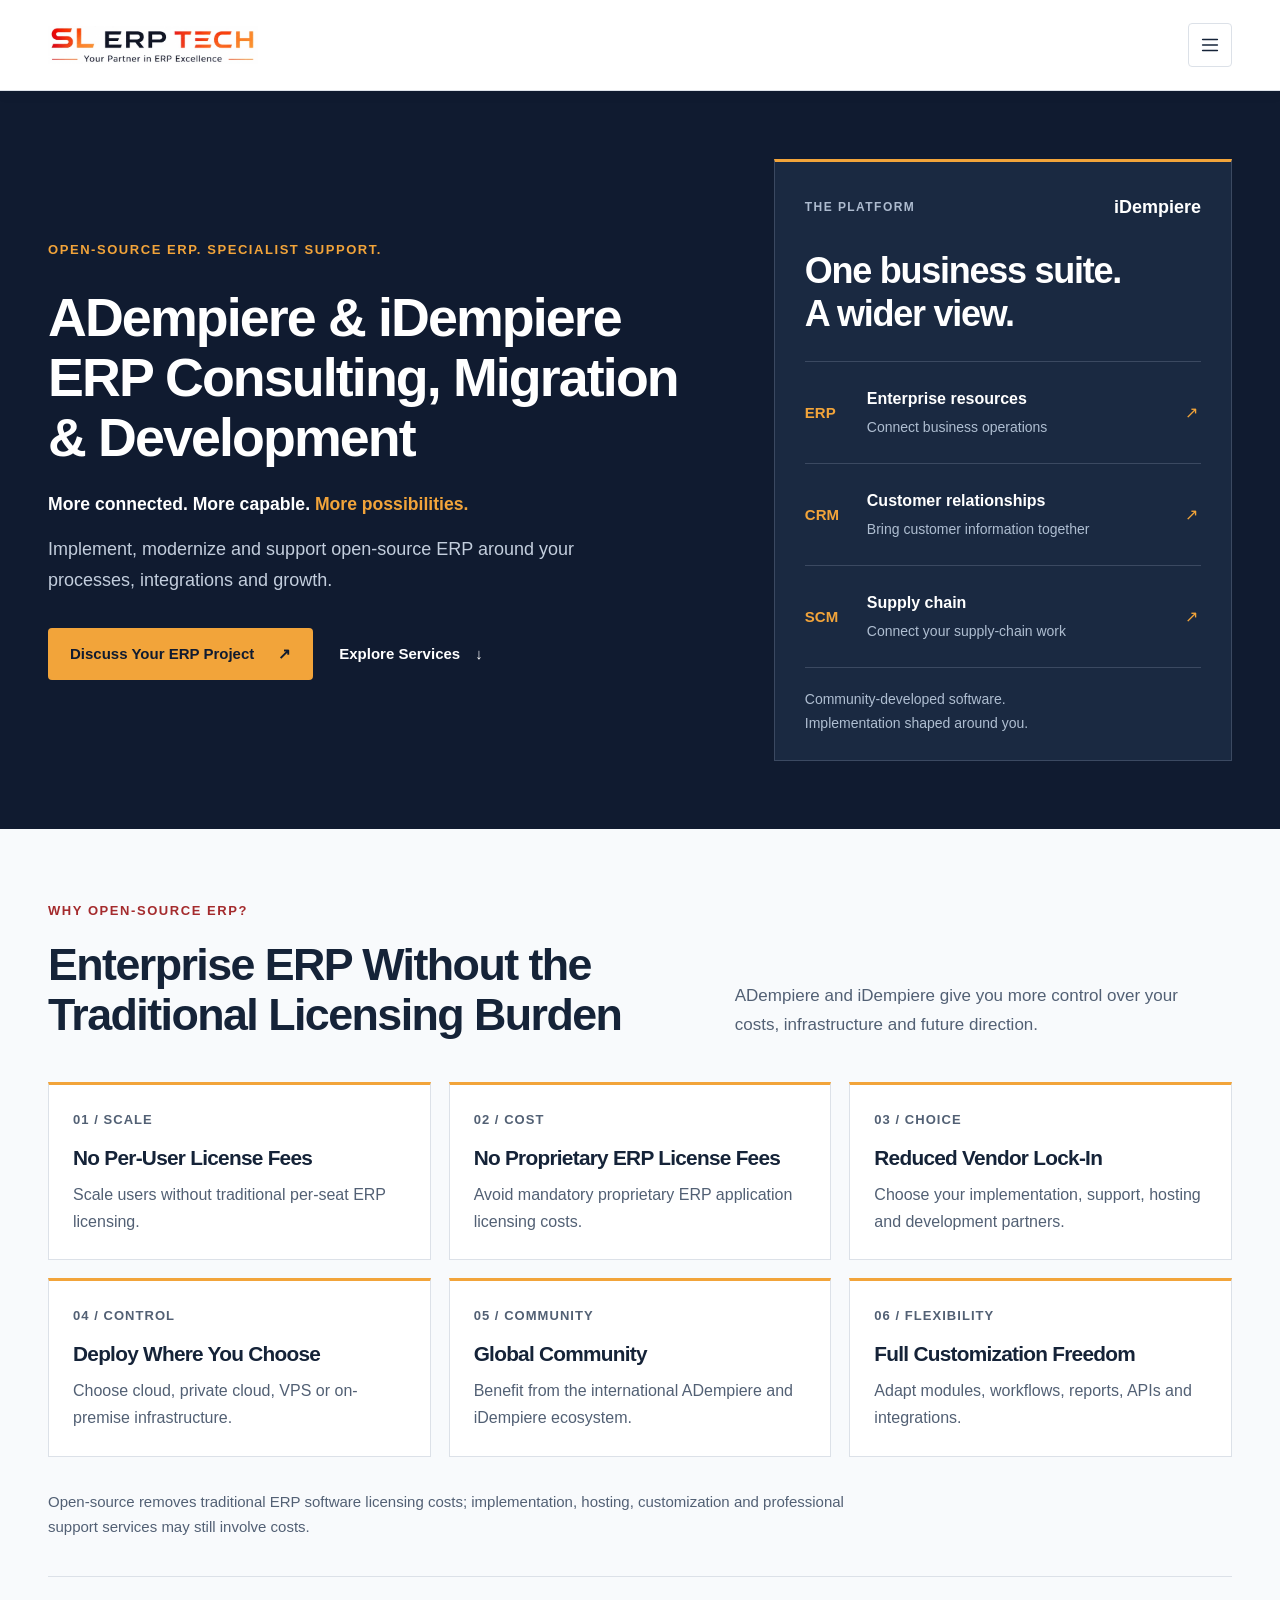
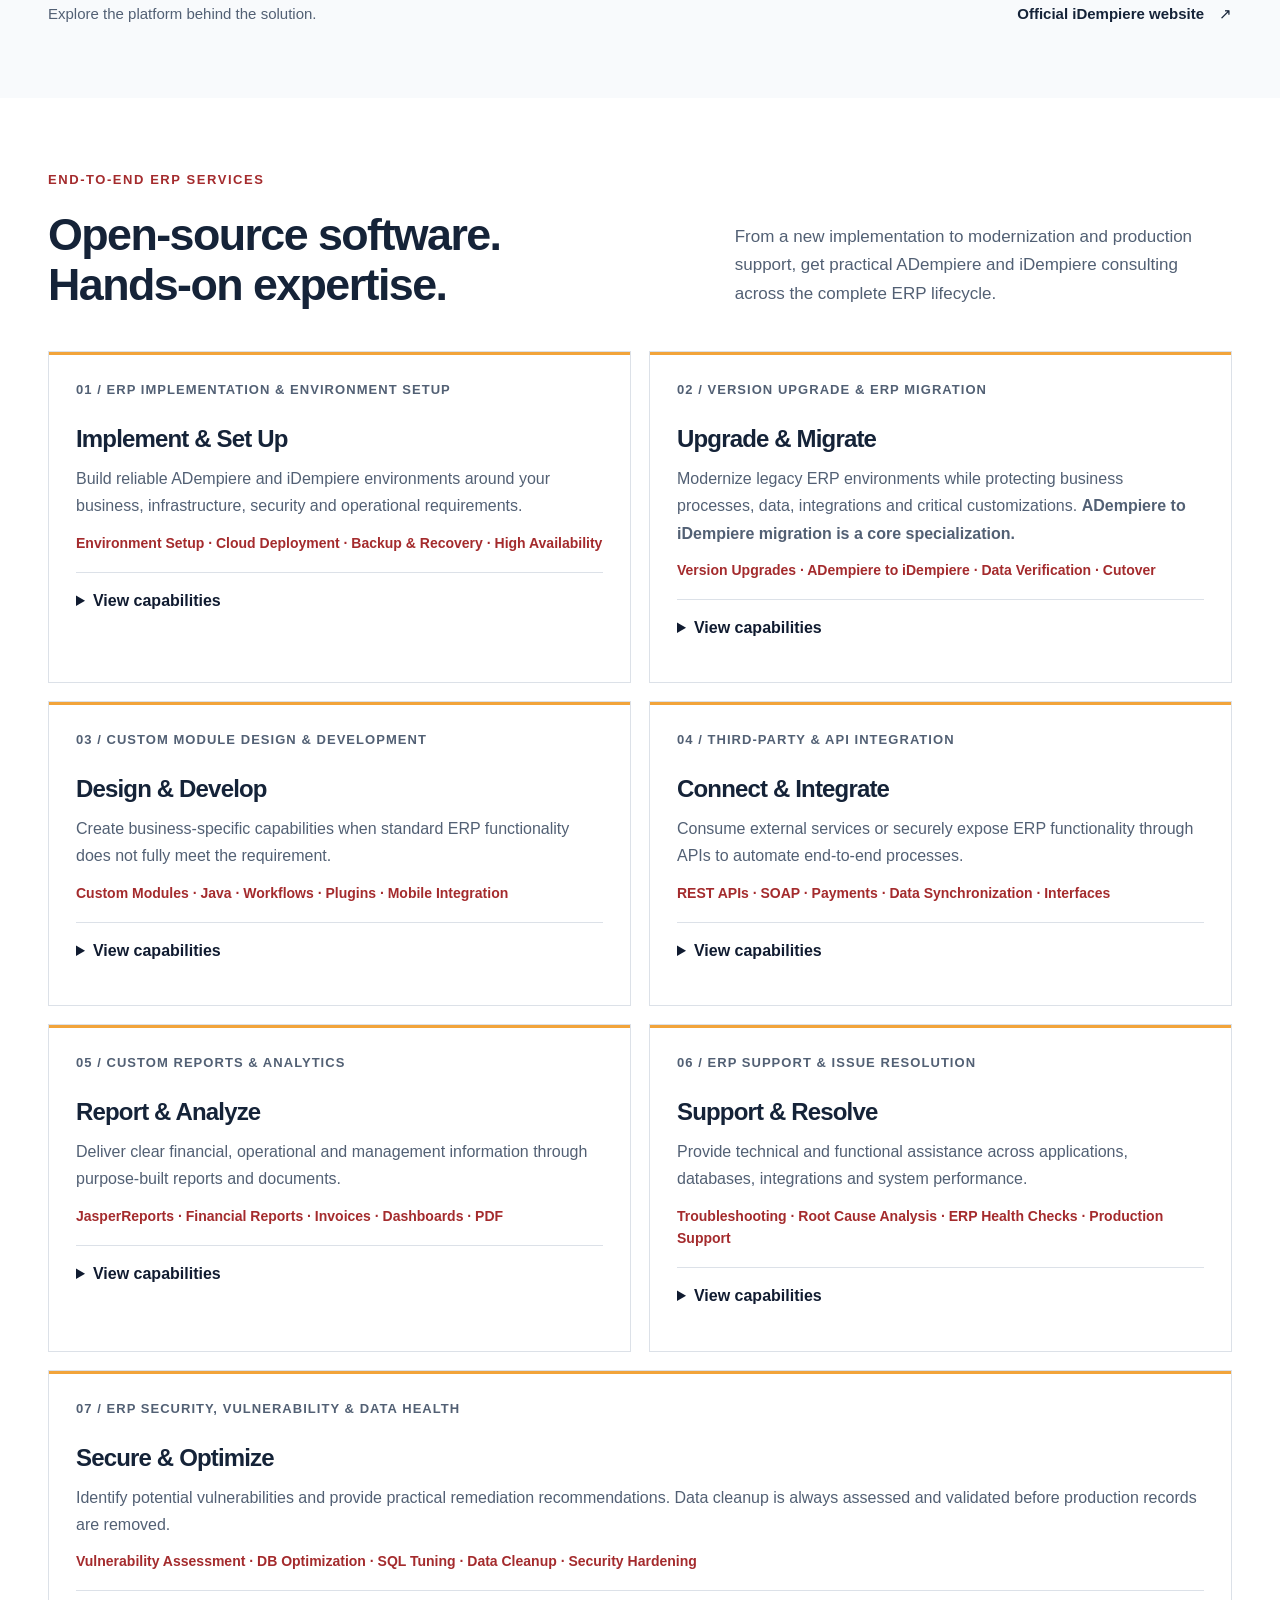
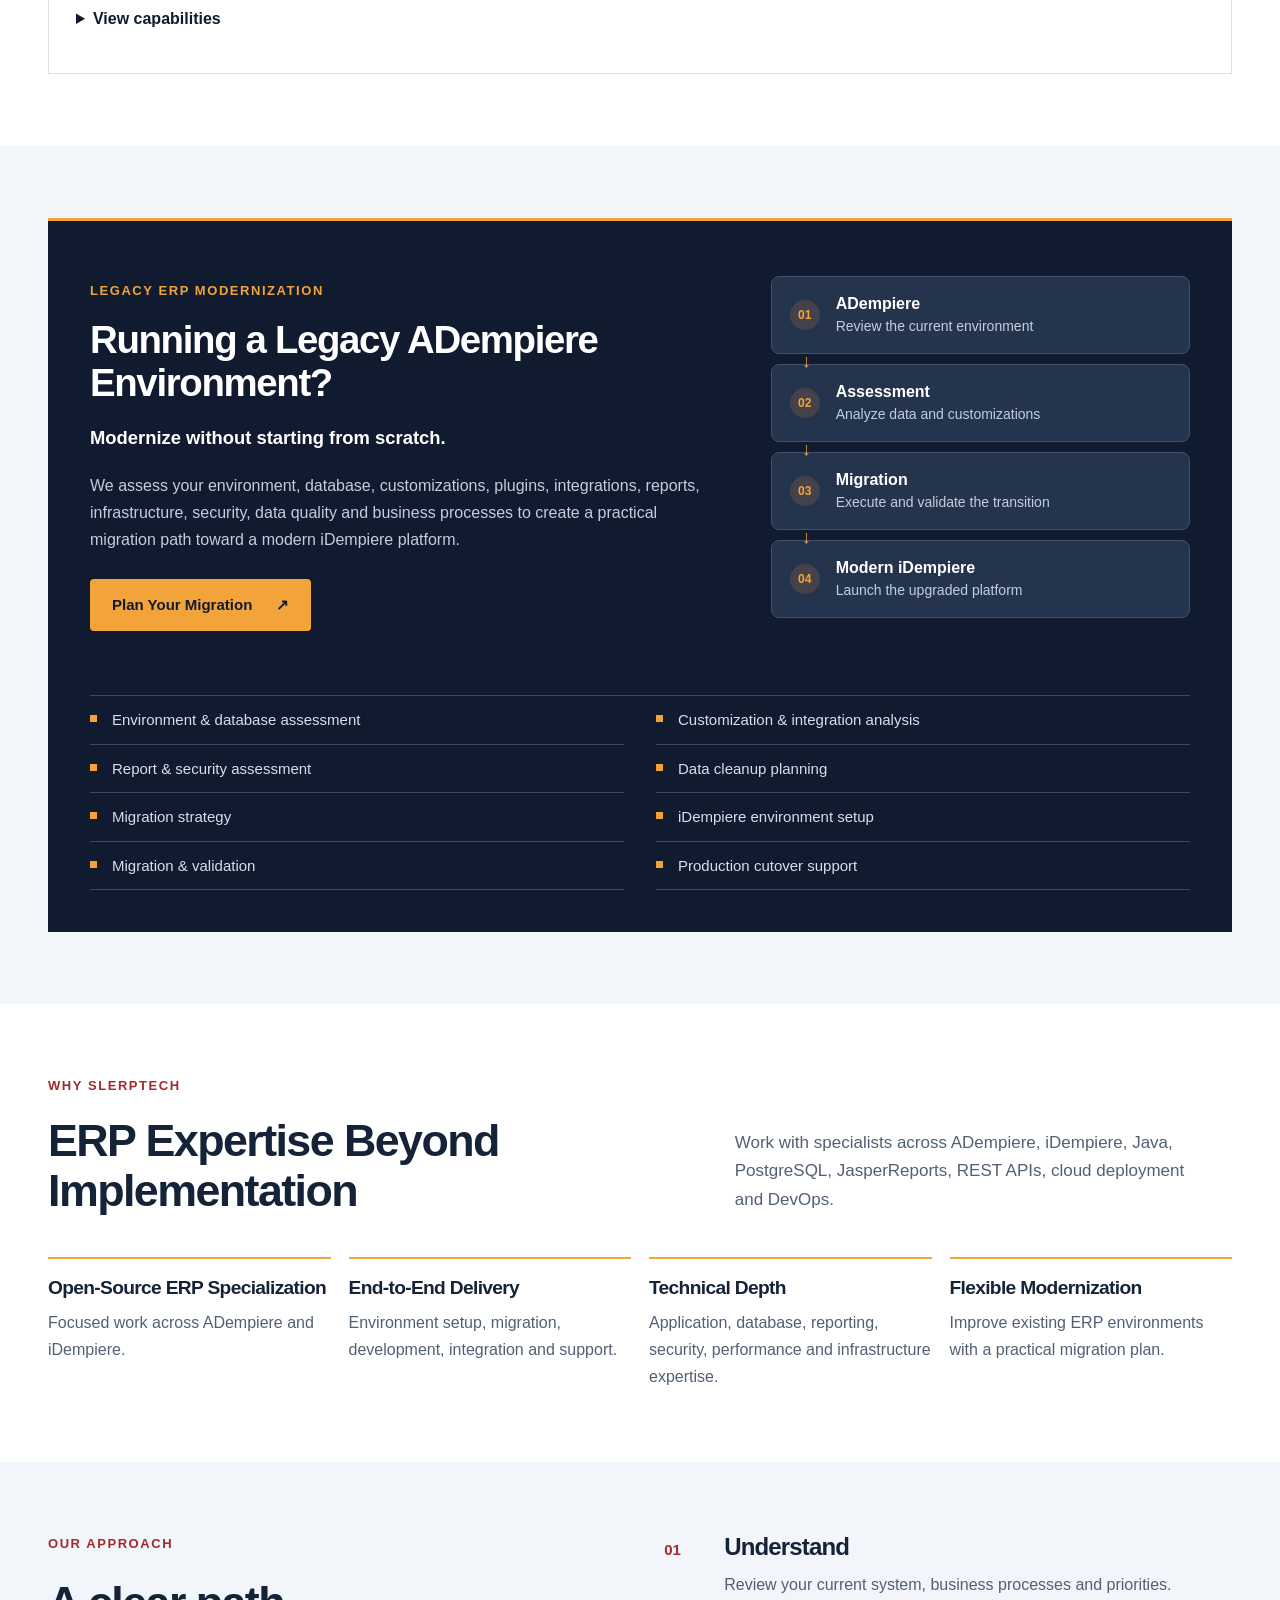
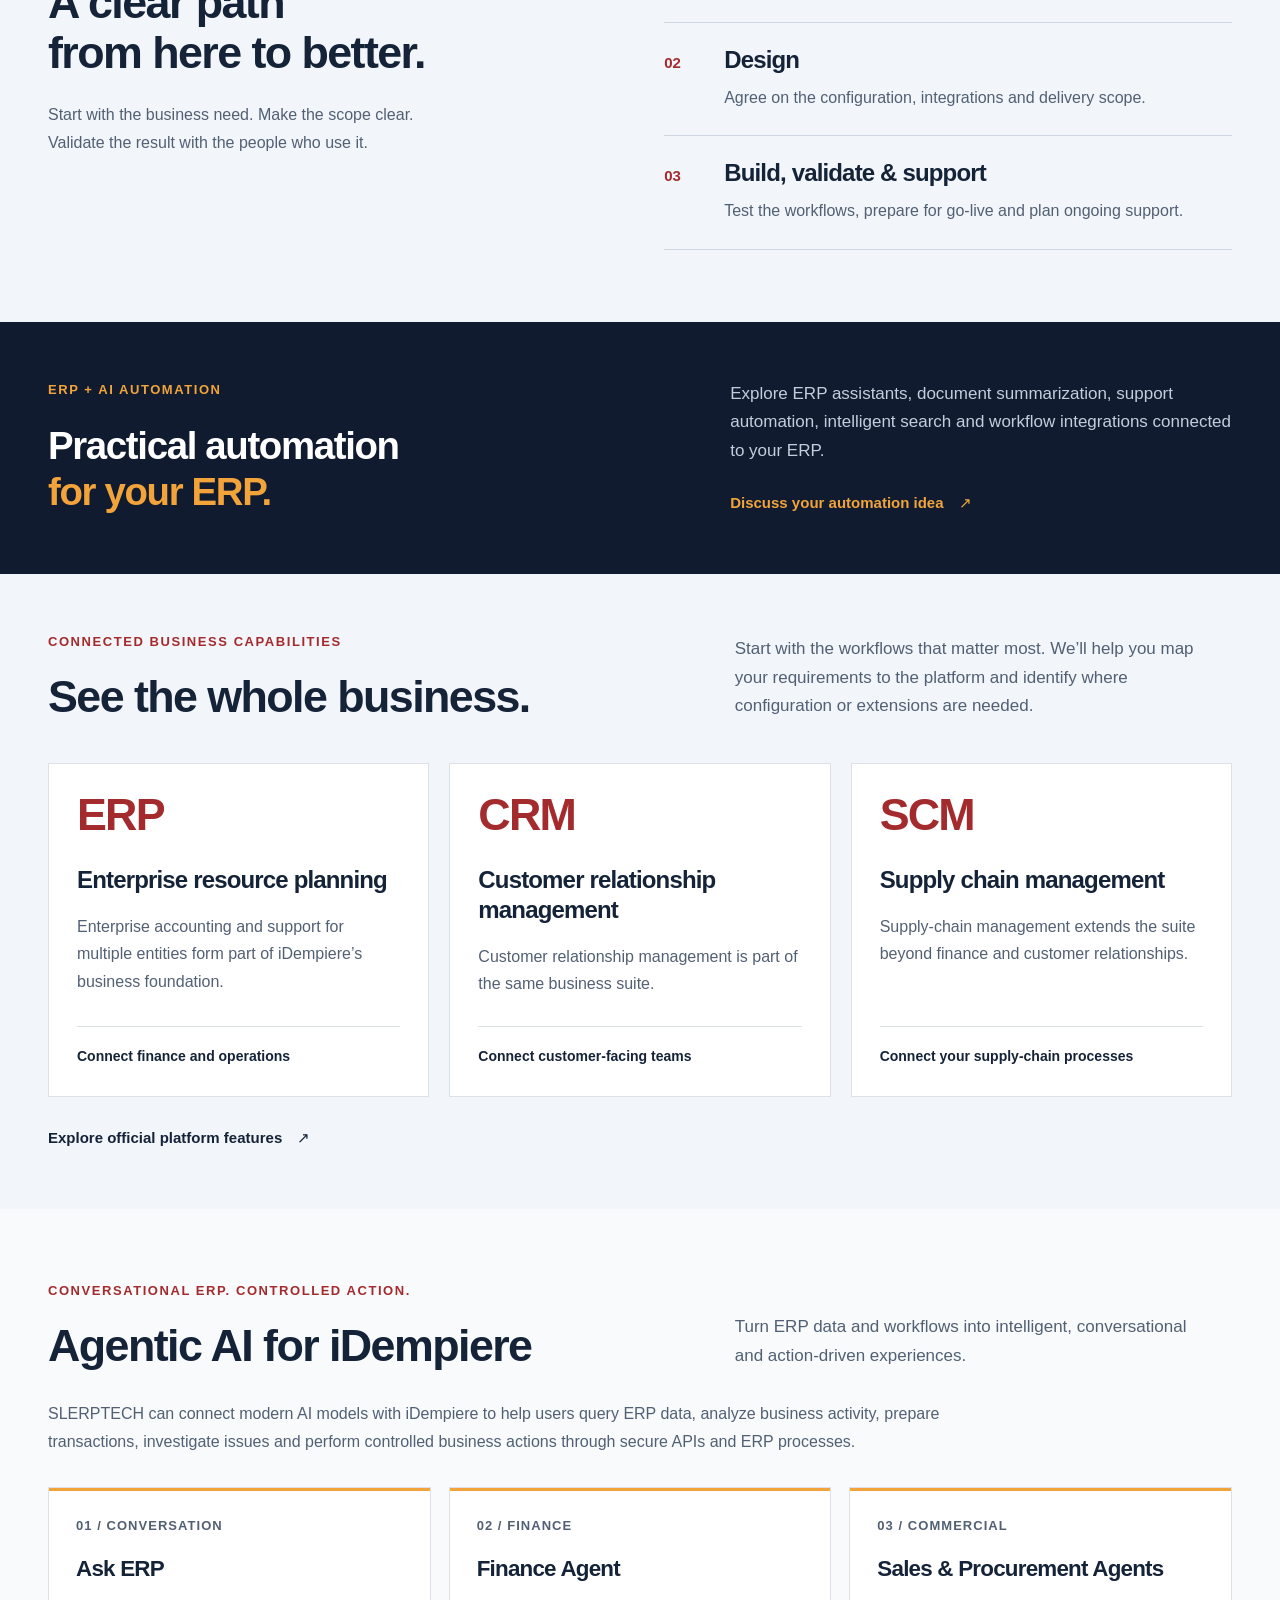
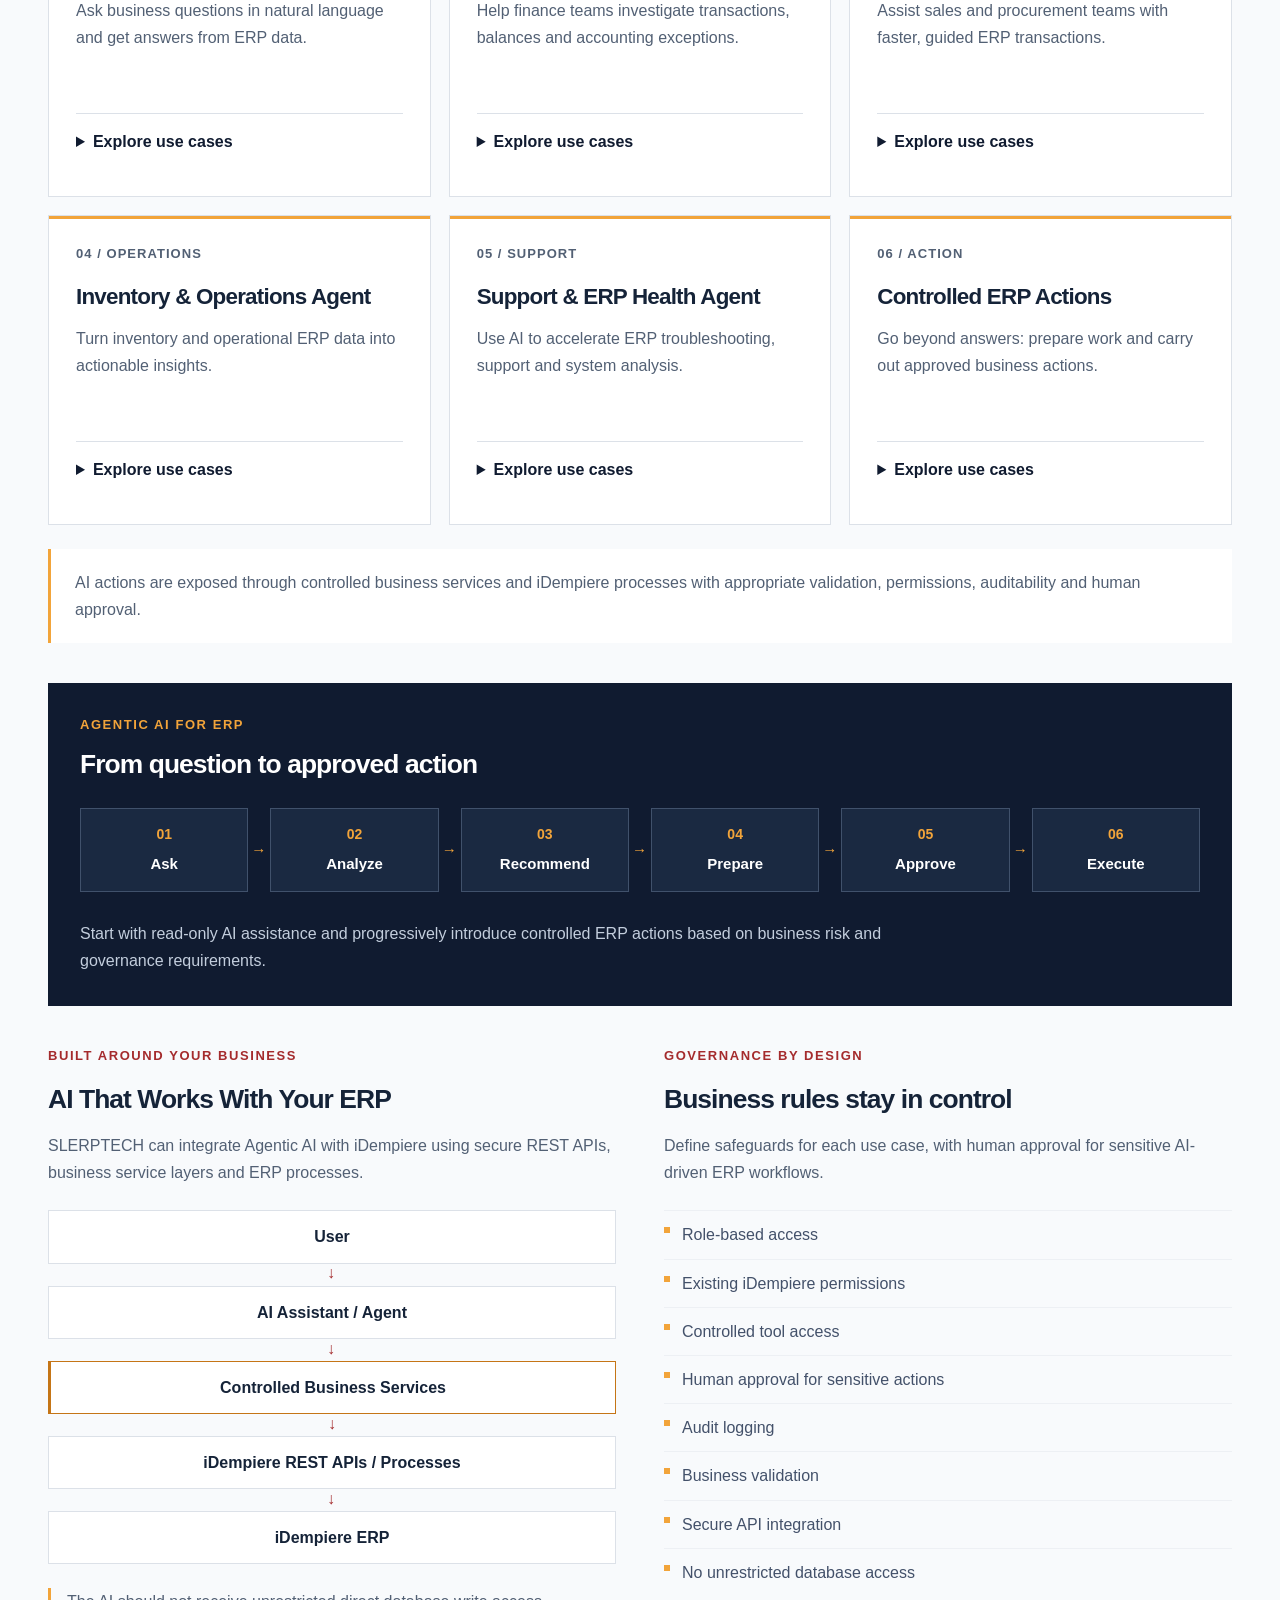
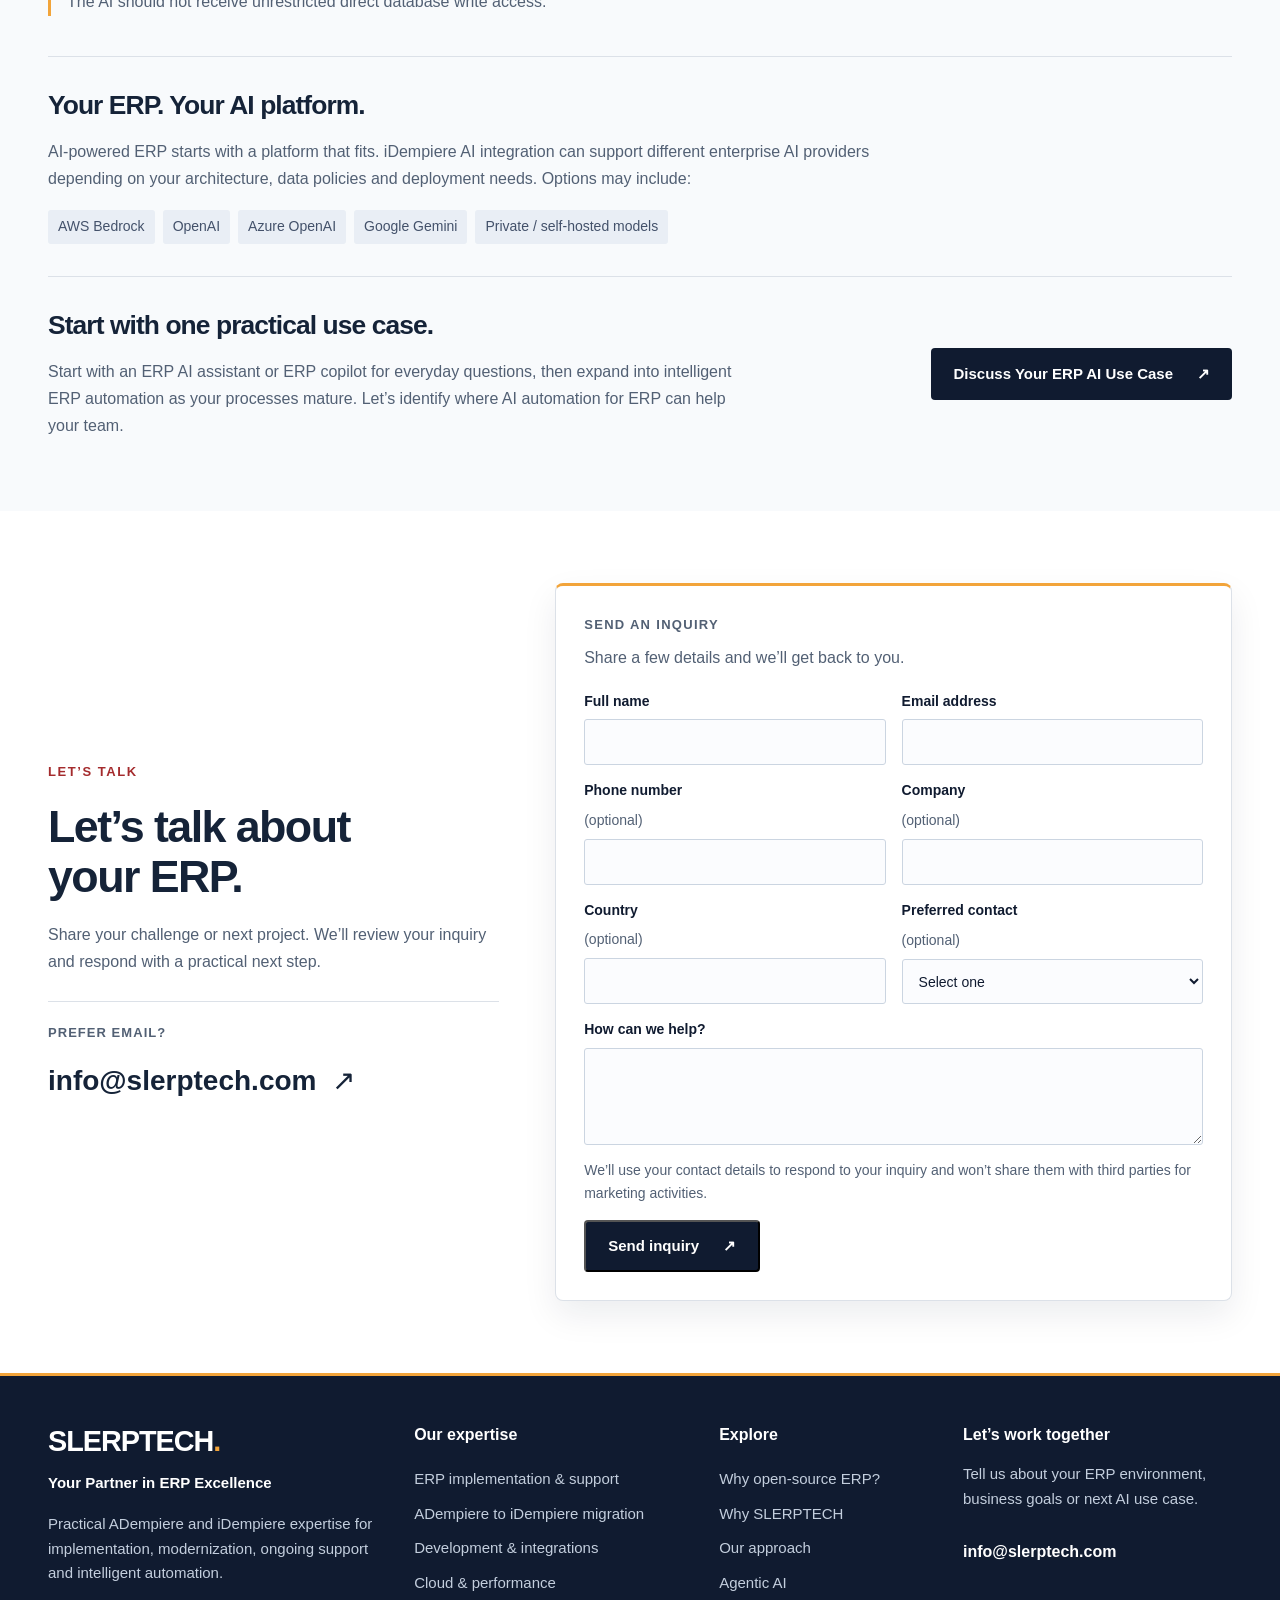
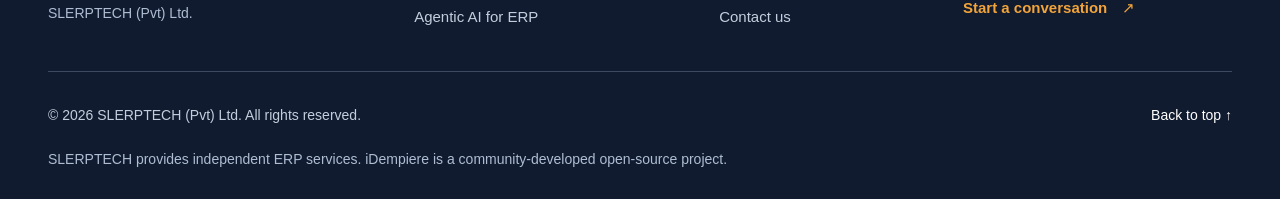
<file: index.html>
<!DOCTYPE html>
<html lang="en">
<head>
  <meta charset="UTF-8">
  <meta name="viewport" content="width=device-width, initial-scale=1.0">
  <meta name="description" content="SLERPTECH provides ADempiere and iDempiere ERP implementation, migration, custom development, integration, optimization, security and support services.">
  <meta name="robots" content="index, follow, max-image-preview:large">
  <meta name="theme-color" content="#ffffff">
  <meta name="color-scheme" content="only light">
  <title>SLERPTECH | ADempiere &amp; iDempiere ERP Consulting</title>
  <link rel="canonical" href="https://slerptech.com/">
  <meta property="og:type" content="website">
  <meta property="og:site_name" content="SLERPTECH">
  <meta property="og:title" content="ADempiere &amp; iDempiere ERP Consulting | SLERPTECH">
  <meta property="og:description" content="ERP implementation, migration, custom development, integration, optimization, security and support for ADempiere and iDempiere.">
  <meta property="og:url" content="https://slerptech.com/">
  <meta property="og:image" content="https://slerptech.com/assets/image.png">
  <meta property="og:image:alt" content="SLERPTECH — Your Partner in ERP Excellence">
  <meta name="twitter:card" content="summary_large_image">
  <meta name="twitter:title" content="ADempiere &amp; iDempiere ERP Consulting | SLERPTECH">
  <meta name="twitter:description" content="ERP implementation, migration, development, integration, optimization, security and support services.">
  <meta name="twitter:image" content="https://slerptech.com/assets/image.png">
  <link rel="icon" type="image/png" href="assets/favicon.png">
  <link rel="preload" as="image" href="assets/logo1.webp?v=20261002-fast-load" type="image/webp" fetchpriority="high">
  <link rel="stylesheet" href="styles.css?v=20261002-contact-motion">
  <script type="application/ld+json">
  {
    "@context": "https://schema.org",
    "@type": "Organization",
    "name": "SLERPTECH (PVT) LTD",
    "url": "https://slerptech.com/",
    "logo": "https://slerptech.com/assets/image.png",
    "email": "info@slerptech.com",
    "description": "ADempiere and iDempiere ERP consulting, implementation, migration, custom development, integration, optimization, security and support services.",
    "knowsAbout": [
      "ADempiere ERP",
      "iDempiere ERP",
      "ERP implementation",
      "ADempiere to iDempiere migration",
      "ERP custom development",
      "ERP integration",
      "ERP security assessment",
      "ERP performance optimization"
    ]
  }
  </script>
</head>
<body>
  <a class="skip-link" href="#main-content">Skip to content</a>
  <header class="site-header" id="page-top">
    <div class="container header-inner">
      <a class="brand" href="#top" aria-label="SLERPTECH home"><picture><source srcset="assets/logo1.webp?v=20261002-fast-load" type="image/webp"><img src="assets/logo1.png?v=20261002-fast-load" alt="SLERPTECH — Your Partner in ERP Excellence" width="630" height="115" fetchpriority="high" loading="eager"></picture></a>
      <button class="menu-toggle" type="button" aria-label="Open navigation menu" aria-expanded="false" aria-controls="main-navigation" hidden>
        <svg viewBox="0 0 24 24" width="24" height="24" fill="none" stroke="currentColor" stroke-width="1.8" stroke-linecap="round" aria-hidden="true"><path class="menu-icon-open" d="M4 6h16M4 12h16M4 18h16"/><path class="menu-icon-close" d="m6 6 12 12M18 6 6 18"/></svg>
      </button>
      <nav id="main-navigation" aria-label="Main navigation">
        <a href="#idempiere">Why Open-Source ERP</a><a href="#services">Services</a><a href="#migration">Migration</a><a href="#agentic-ai" class="nav-ai">Agentic AI</a><a href="#approach">Our Approach</a><a href="#why-slerptech">About</a><a href="#contact" class="nav-contact">Discuss Your ERP Project <span aria-hidden="true">↗</span></a>
      </nav>
    </div>
  </header>
  <script src="navigation.js?v=20260927-ai-menu"></script>
  <main id="main-content">
    <section class="hero" id="top" aria-labelledby="hero-title">
      <div class="container hero-grid">
        <div class="hero-copy">
          <p class="eyebrow">OPEN-SOURCE ERP. SPECIALIST SUPPORT.</p>
          <h1 id="hero-title">ADempiere &amp; iDempiere ERP Consulting, Migration &amp; Development</h1><p class="hero-tagline">More connected. More capable. <span>More possibilities.</span></p>
          <p class="hero-description">Implement, modernize and support open-source ERP around your processes, integrations and growth.</p>
          <div class="hero-actions"><a class="button button-primary" href="#contact">Discuss Your ERP Project <span aria-hidden="true">↗</span></a><a class="text-link" href="#services">Explore Services <span aria-hidden="true">↓</span></a></div>
        </div>
        <aside class="platform-panel" aria-labelledby="platform-title">
          <div class="panel-heading"><span class="eyebrow">THE PLATFORM</span><span class="platform-name">iDempiere</span></div>
          <h2 id="platform-title">One business suite.<br>A wider view.</h2>
          <a class="platform-row" href="#erp"><span class="module-code">ERP</span><span><strong>Enterprise resources</strong><small>Connect business operations</small></span><span aria-hidden="true">↗</span></a>
          <a class="platform-row" href="#crm"><span class="module-code">CRM</span><span><strong>Customer relationships</strong><small>Bring customer information together</small></span><span aria-hidden="true">↗</span></a>
          <a class="platform-row" href="#scm"><span class="module-code">SCM</span><span><strong>Supply chain</strong><small>Connect your supply-chain work</small></span><span aria-hidden="true">↗</span></a>
          <p class="panel-note">Community-developed software.<br>Implementation shaped around you.</p>
        </aside>
      </div>
    </section>
    <section class="section-space benefits-section" id="idempiere" aria-labelledby="why-title">
      <div class="container">
        <div class="section-heading"><div><p class="eyebrow">WHY OPEN-SOURCE ERP?</p><h2 id="why-title">Enterprise ERP Without the Traditional Licensing Burden</h2></div><p>ADempiere and iDempiere give you more control over your costs, infrastructure and future direction.</p></div>
        <div class="benefit-grid">
          <article class="benefit"><span class="benefit-number">01 / SCALE</span><h3>No Per-User License Fees</h3><p>Scale users without traditional per-seat ERP licensing.</p></article>
          <article class="benefit"><span class="benefit-number">02 / COST</span><h3>No Proprietary ERP License Fees</h3><p>Avoid mandatory proprietary ERP application licensing costs.</p></article>
          <article class="benefit"><span class="benefit-number">03 / CHOICE</span><h3>Reduced Vendor Lock-In</h3><p>Choose your implementation, support, hosting and development partners.</p></article>
          <article class="benefit"><span class="benefit-number">04 / CONTROL</span><h3>Deploy Where You Choose</h3><p>Choose cloud, private cloud, VPS or on-premise infrastructure.</p></article>
          <article class="benefit"><span class="benefit-number">05 / COMMUNITY</span><h3>Global Community</h3><p>Benefit from the international ADempiere and iDempiere ecosystem.</p></article>
          <article class="benefit"><span class="benefit-number">06 / FLEXIBILITY</span><h3>Full Customization Freedom</h3><p>Adapt modules, workflows, reports, APIs and integrations.</p></article>
        </div>
        <p class="transparency-note">Open-source removes traditional ERP software licensing costs; implementation, hosting, customization and professional support services may still involve costs.</p>
        <div class="source-note"><p>Explore the platform behind the solution.</p><a class="text-link" href="https://idempiere.org/" target="_blank" rel="noopener noreferrer">Official iDempiere website <span aria-hidden="true">↗</span><span class="sr-only"> (opens in a new tab)</span></a></div>
      </div>
    </section>
    <section class="section-space" id="services" aria-labelledby="services-title">
      <div class="container"><div class="section-heading"><div><p class="eyebrow">END-TO-END ERP SERVICES</p><h2 id="services-title">Open-source software.<br>Hands-on expertise.</h2></div><p>From a new implementation to modernization and production support, get practical ADempiere and iDempiere consulting across the complete ERP lifecycle.</p></div>
        <div class="service-grid">
          <article class="service"><span class="service-index">01 / ERP IMPLEMENTATION &amp; ENVIRONMENT SETUP</span><h3>Implement &amp; Set Up</h3><p>Build reliable ADempiere and iDempiere environments around your business, infrastructure, security and operational requirements.</p><p class="service-keywords">Environment Setup · Cloud Deployment · Backup &amp; Recovery · High Availability</p><details class="service-disclosure"><summary>View capabilities</summary><div class="service-detail"><ul class="service-list"><li>New ADempiere &amp; iDempiere environments</li><li>Development, UAT &amp; production setup</li><li>Cloud &amp; on-premise deployment</li><li>Application &amp; database configuration</li><li>Environment migration &amp; go-live support</li><li>High availability architecture</li><li>Backup, recovery &amp; Disaster Recovery setup</li></ul></div></details></article>
          <article class="service service-featured"><span class="service-index">02 / VERSION UPGRADE &amp; ERP MIGRATION</span><h3>Upgrade &amp; Migrate</h3><p>Modernize legacy ERP environments while protecting business processes, data, integrations and critical customizations. <strong>ADempiere to iDempiere migration is a core specialization.</strong></p><p class="service-keywords">Version Upgrades · ADempiere to iDempiere · Data Verification · Cutover</p><details class="service-disclosure"><summary>View capabilities</summary><div class="service-detail"><ul class="service-list"><li>ADempiere &amp; iDempiere version upgrades</li><li>Legacy system &amp; database migration</li><li>Customization, plugin &amp; dependency assessment</li><li>Migration planning &amp; data verification</li><li>Migration and regression testing</li><li>Cutover planning &amp; production go-live</li></ul></div></details></article>
          <article class="service"><span class="service-index">03 / CUSTOM MODULE DESIGN &amp; DEVELOPMENT</span><h3>Design &amp; Develop</h3><p>Create business-specific capabilities when standard ERP functionality does not fully meet the requirement.</p><p class="service-keywords">Custom Modules · Java · Workflows · Plugins · Mobile Integration</p><details class="service-disclosure"><summary>View capabilities</summary><div class="service-detail"><ul class="service-list"><li>Complete new ERP module development</li><li>Custom windows, processes &amp; forms</li><li>Business and approval workflows</li><li>Rules, validations, plugins &amp; extensions</li><li>Custom Java development</li><li>Web and external applications</li><li>Mobile application integration</li></ul></div></details></article>
          <article class="service"><span class="service-index">04 / THIRD-PARTY &amp; API INTEGRATION</span><h3>Connect &amp; Integrate</h3><p>Consume external services or securely expose ERP functionality through APIs to automate end-to-end processes.</p><p class="service-keywords">REST APIs · SOAP · Payments · Data Synchronization · Interfaces</p><details class="service-disclosure"><summary>View capabilities</summary><div class="service-detail"><ul class="service-list"><li>REST APIs &amp; SOAP web services</li><li>Payment gateway &amp; banking integrations</li><li>Financial and e-commerce integrations</li><li>Upstream, downstream &amp; third-party systems</li><li>Data synchronization</li><li>Scheduled and event-driven interfaces</li></ul></div></details></article>
          <article class="service"><span class="service-index">05 / CUSTOM REPORTS &amp; ANALYTICS</span><h3>Report &amp; Analyze</h3><p>Deliver clear financial, operational and management information through purpose-built reports and documents.</p><p class="service-keywords">JasperReports · Financial Reports · Invoices · Dashboards · PDF</p><details class="service-disclosure"><summary>View capabilities</summary><div class="service-detail"><ul class="service-list"><li><strong>Financial &amp; Operational Reports</strong></li><li>Management and business-specific reports</li><li>JasperReports development</li><li>Invoices, statements &amp; document templates</li><li>Custom PDF reports &amp; dashboards</li><li>Legacy report modernization</li><li>Report customization &amp; performance tuning</li></ul></div></details></article>
          <article class="service"><span class="service-index">06 / ERP SUPPORT &amp; ISSUE RESOLUTION</span><h3>Support &amp; Resolve</h3><p>Provide technical and functional assistance across applications, databases, integrations and system performance.</p><p class="service-keywords">Troubleshooting · Root Cause Analysis · ERP Health Checks · Production Support</p><details class="service-disclosure"><summary>View capabilities</summary><div class="service-detail"><ul class="service-list"><li>Production investigation &amp; issue resolution</li><li>Application and database troubleshooting</li><li>Integration and performance issue resolution</li><li>Root cause analysis</li><li>Functional &amp; technical support</li><li>ERP health checks &amp; preventive maintenance</li><li>Environment, patch &amp; upgrade support</li><li>Post-implementation &amp; production support</li></ul></div></details></article>
          <article class="service service-wide"><span class="service-index">07 / ERP SECURITY, VULNERABILITY &amp; DATA HEALTH</span><h3>Secure &amp; Optimize</h3><p>Identify potential vulnerabilities and provide practical remediation recommendations. Data cleanup is always assessed and validated before production records are removed.</p><p class="service-keywords">Vulnerability Assessment · DB Optimization · SQL Tuning · Data Cleanup · Security Hardening</p><details class="service-disclosure"><summary>View capabilities</summary><div class="service-detail"><div class="service-groups"><div><h4>ERP security</h4><ul class="service-list"><li>ERP vulnerability &amp; security assessment</li><li>Application, database &amp; infrastructure review</li><li>User access, role &amp; permission review</li><li>Authorization &amp; configuration assessment</li><li>Legacy component &amp; dependency review</li><li>Security hardening recommendations</li></ul></div><div><h4>Database health</h4><ul class="service-list"><li>Database health &amp; growth analysis</li><li>Historical and obsolete data review</li><li>Validated old-data cleanup &amp; archival</li><li>Database size optimization</li><li>Maintenance recommendations</li></ul></div><div><h4>ERP performance</h4><ul class="service-list"><li>Application, database &amp; SQL analysis</li><li>Slow query and transaction investigation</li><li>Index, JVM, memory &amp; resource optimization</li><li>Infrastructure bottleneck assessment</li><li>Slow screen, process &amp; report tuning</li><li>Performance monitoring recommendations</li></ul></div></div></div></details></article>
        </div>
      </div>
    </section>
    <section class="migration-section section-space" id="migration" aria-label="ADempiere to iDempiere migration"><div class="container">
        <aside class="modernization-callout" aria-labelledby="modernization-title">
          <div class="modernization-copy">
            <p class="eyebrow">LEGACY ERP MODERNIZATION</p>
            <h3 id="modernization-title">Running a Legacy ADempiere Environment?</h3>
            <p class="modernization-lead">Modernize without starting from scratch.</p>
            <p>We assess your environment, database, customizations, plugins, integrations, reports, infrastructure, security, data quality and business processes to create a practical migration path toward a modern iDempiere platform.</p>
            <a class="button button-primary" href="mailto:info@slerptech.com?subject=ERP%20migration%20discussion">Plan Your Migration <span aria-hidden="true">↗</span></a>
          </div>
          <ol class="migration-path" aria-label="Migration journey">
            <li><span class="migration-step-number">01</span><div><strong>ADempiere</strong><small>Review the current environment</small></div></li>
            <li><span class="migration-step-number">02</span><div><strong>Assessment</strong><small>Analyze data and customizations</small></div></li>
            <li><span class="migration-step-number">03</span><div><strong>Migration</strong><small>Execute and validate the transition</small></div></li>
            <li><span class="migration-step-number">04</span><div><strong>Modern iDempiere</strong><small>Launch the upgraded platform</small></div></li>
          </ol><ul class="modernization-list" aria-label="ERP modernization capabilities">
            <li>Environment &amp; database assessment</li><li>Customization &amp; integration analysis</li><li>Report &amp; security assessment</li><li>Data cleanup planning</li><li>Migration strategy</li><li>iDempiere environment setup</li><li>Migration &amp; validation</li><li>Production cutover support</li>
          </ul>
        </aside>
    </div></section>
    <section class="section-space trust-section" id="why-slerptech" aria-labelledby="trust-title"><div class="container">
      <div class="section-heading"><div><p class="eyebrow">WHY SLERPTECH</p><h2 id="trust-title">ERP Expertise Beyond Implementation</h2></div><p>Work with specialists across ADempiere, iDempiere, Java, PostgreSQL, JasperReports, REST APIs, cloud deployment and DevOps.</p></div>
      <div class="trust-grid">
        <article><h3>Open-Source ERP Specialization</h3><p>Focused work across ADempiere and iDempiere.</p></article>
        <article><h3>End-to-End Delivery</h3><p>Environment setup, migration, development, integration and support.</p></article>
        <article><h3>Technical Depth</h3><p>Application, database, reporting, security, performance and infrastructure expertise.</p></article>
        <article><h3>Flexible Modernization</h3><p>Improve existing ERP environments with a practical migration plan.</p></article>
      </div>
    </div></section>
    <section class="approach-section" id="approach" aria-labelledby="approach-title"><div class="container approach-grid"><div><p class="eyebrow">OUR APPROACH</p><h2 id="approach-title">A clear path<br>from here to better.</h2><p class="approach-intro">Start with the business need. Make the scope clear. Validate the result with the people who use it.</p></div><ol class="steps"><li><span class="step-number">01</span><div><h3>Understand</h3><p>Review your current system, business processes and priorities.</p></div></li><li><span class="step-number">02</span><div><h3>Design</h3><p>Agree on the configuration, integrations and delivery scope.</p></div></li><li><span class="step-number">03</span><div><h3>Build, validate &amp; support</h3><p>Test the workflows, prepare for go-live and plan ongoing support.</p></div></li></ol></div></section>
    <section class="ai-section" id="ai" aria-labelledby="ai-title"><div class="container ai-grid"><div><p class="eyebrow">ERP + AI AUTOMATION</p><h2 id="ai-title">Practical automation<br><span>for your ERP.</span></h2></div><div class="ai-copy"><p>Explore ERP assistants, document summarization, support automation, intelligent search and workflow integrations connected to your ERP.</p><a class="text-link" href="mailto:info@slerptech.com?subject=AI%20and%20automation%20enquiry">Discuss your automation idea <span aria-hidden="true">↗</span></a></div></div></section>
    <section class="capabilities section-space" aria-labelledby="capabilities-title">
      <div class="container"><div class="section-heading"><div><p class="eyebrow">CONNECTED BUSINESS CAPABILITIES</p><h2 id="capabilities-title">See the whole business.</h2></div><p>Start with the workflows that matter most. We’ll help you map your requirements to the platform and identify where configuration or extensions are needed.</p></div>
        <div class="capability-grid">
          <article id="erp" class="capability"><span class="module-label">ERP</span><h3>Enterprise resource planning</h3><p>Enterprise accounting and support for multiple entities form part of iDempiere’s business foundation.</p><span class="capability-caption">Connect finance and operations</span></article>
          <article id="crm" class="capability"><span class="module-label">CRM</span><h3>Customer relationship management</h3><p>Customer relationship management is part of the same business suite.</p><span class="capability-caption">Connect customer-facing teams</span></article>
          <article id="scm" class="capability"><span class="module-label">SCM</span><h3>Supply chain management</h3><p>Supply-chain management extends the suite beyond finance and customer relationships.</p><span class="capability-caption">Connect your supply-chain processes</span></article>
        </div>
        <a class="text-link platform-source" href="https://idempiere.org/features/" target="_blank" rel="noopener noreferrer">Explore official platform features <span aria-hidden="true">↗</span><span class="sr-only"> (opens in a new tab)</span></a>
      </div>
    </section>
    <section class="section-space agentic-section" id="agentic-ai" aria-labelledby="agentic-title">
      <div class="container">
        <div class="section-heading"><div><p class="eyebrow">CONVERSATIONAL ERP. CONTROLLED ACTION.</p><h2 id="agentic-title">Agentic AI for iDempiere</h2></div><p>Turn ERP data and workflows into intelligent, conversational and action-driven experiences.</p></div>
        <p class="agentic-intro">SLERPTECH can connect modern AI models with iDempiere to help users query ERP data, analyze business activity, prepare transactions, investigate issues and perform controlled business actions through secure APIs and ERP processes.</p>
        <div class="agent-grid">
          <article class="service agent-card"><span class="service-index">01 / CONVERSATION</span><h3>Ask ERP</h3><p>Ask business questions in natural language and get answers from ERP data.</p><details class="service-disclosure"><summary>Explore use cases<span class="sr-only"> for Ask ERP</span></summary><div class="service-detail"><ul class="service-list"><li>Ask for invoice details</li><li>Check customer balances</li><li>View sales orders</li><li>Find overdue invoices</li><li>Check inventory</li><li>Query operational data</li><li>Request summaries and explanations</li></ul></div></details></article>
          <article class="service agent-card"><span class="service-index">02 / FINANCE</span><h3>Finance Agent</h3><p>Help finance teams investigate transactions, balances and accounting exceptions.</p><details class="service-disclosure"><summary>Explore use cases<span class="sr-only"> for Finance Agent</span></summary><div class="service-detail"><ul class="service-list"><li>Accounts receivable analysis</li><li>Accounts payable analysis</li><li>GL investigation</li><li>Unposted document checks</li><li>Customer balance summaries</li><li>Finance exception detection</li><li>Period-end assistance</li><li>Reconciliation support</li></ul></div></details></article>
          <article class="service agent-card"><span class="service-index">03 / COMMERCIAL</span><h3>Sales &amp; Procurement Agents</h3><p>Assist sales and procurement teams with faster, guided ERP transactions.</p><details class="service-disclosure"><summary>Explore use cases<span class="sr-only"> for Sales &amp; Procurement Agents</span></summary><div class="service-detail"><ul class="service-list"><li>Sales quotation assistance</li><li>Sales order preparation</li><li>Customer and product lookup</li><li>Supplier analysis</li><li>Purchase request preparation</li><li>Purchase order assistance</li><li>Reorder recommendations</li><li>Approval workflow support</li></ul></div></details></article>
          <article class="service agent-card"><span class="service-index">04 / OPERATIONS</span><h3>Inventory &amp; Operations Agent</h3><p>Turn inventory and operational ERP data into actionable insights.</p><details class="service-disclosure"><summary>Explore use cases<span class="sr-only"> for Inventory &amp; Operations Agent</span></summary><div class="service-detail"><ul class="service-list"><li>Stock level analysis</li><li>Shortage detection</li><li>Excess stock detection</li><li>Slow-moving inventory</li><li>Replenishment recommendations</li><li>Warehouse exceptions</li><li>Operational alerts</li><li>Inventory summaries</li></ul></div></details></article>
          <article class="service agent-card"><span class="service-index">05 / SUPPORT</span><h3>Support &amp; ERP Health Agent</h3><p>Use AI to accelerate ERP troubleshooting, support and system analysis.</p><details class="service-disclosure"><summary>Explore use cases<span class="sr-only"> for Support &amp; ERP Health Agent</span></summary><div class="service-detail"><ul class="service-list"><li>ERP issue investigation</li><li>Error analysis</li><li>Configuration review</li><li>Integration failure investigation</li><li>Performance issue analysis</li><li>Database/query troubleshooting</li><li>Support ticket assistance</li><li>Root cause suggestions</li></ul></div></details></article>
          <article class="service agent-card"><span class="service-index">06 / ACTION</span><h3>Controlled ERP Actions</h3><p>Go beyond answers: prepare work and carry out approved business actions.</p><details class="service-disclosure"><summary>Explore use cases<span class="sr-only"> for Controlled ERP Actions</span></summary><div class="service-detail"><ul class="service-list"><li>Create draft sales orders</li><li>Create draft purchase orders</li><li>Prepare transactions</li><li>Trigger approved ERP processes</li><li>Generate reports</li><li>Update controlled records</li><li>Route approvals</li><li>Execute low-risk automated actions</li></ul></div></details></article>
        </div>
        <p class="agentic-control-note">AI actions are exposed through controlled business services and iDempiere processes with appropriate validation, permissions, auditability and human approval.</p>
        <div class="agent-journey" aria-labelledby="agent-journey-title">
          <p class="eyebrow">AGENTIC AI FOR ERP</p><h3 id="agent-journey-title">From question to approved action</h3>
          <ol class="agent-journey-steps"><li><span>01</span>Ask</li><li><span>02</span>Analyze</li><li><span>03</span>Recommend</li><li><span>04</span>Prepare</li><li><span>05</span>Approve</li><li><span>06</span>Execute</li></ol>
          <p>Start with read-only AI assistance and progressively introduce controlled ERP actions based on business risk and governance requirements.</p>
        </div>
        <div class="agent-integration">
          <div class="agent-architecture"><p class="eyebrow">BUILT AROUND YOUR BUSINESS</p><h3>AI That Works With Your ERP</h3><p>SLERPTECH can integrate Agentic AI with iDempiere using secure REST APIs, business service layers and ERP processes.</p>
            <ol class="agent-architecture-flow" aria-label="AI integration architecture"><li>User</li><li>AI Assistant / Agent</li><li>Controlled Business Services</li><li>iDempiere REST APIs / Processes</li><li>iDempiere ERP</li></ol>
            <p class="agent-architecture-note">The AI should not receive unrestricted direct database write access.</p>
          </div>
          <div class="agent-governance"><p class="eyebrow">GOVERNANCE BY DESIGN</p><h3>Business rules stay in control</h3><p>Define safeguards for each use case, with human approval for sensitive AI-driven ERP workflows.</p>
            <ul class="service-list"><li>Role-based access</li><li>Existing iDempiere permissions</li><li>Controlled tool access</li><li>Human approval for sensitive actions</li><li>Audit logging</li><li>Business validation</li><li>Secure API integration</li><li>No unrestricted database access</li></ul>
          </div>
        </div>
        <div class="agent-platforms"><h3>Your ERP. Your AI platform.</h3><p>AI-powered ERP starts with a platform that fits. iDempiere AI integration can support different enterprise AI providers depending on your architecture, data policies and deployment needs. Options may include:</p><ul class="tags" aria-label="AI platform options"><li>AWS Bedrock</li><li>OpenAI</li><li>Azure OpenAI</li><li>Google Gemini</li><li>Private / self-hosted models</li></ul></div>
        <div class="agent-cta"><div><h3>Start with one practical use case.</h3><p>Start with an ERP AI assistant or ERP copilot for everyday questions, then expand into intelligent ERP automation as your processes mature. Let’s identify where AI automation for ERP can help your team.</p></div><a class="button button-dark" href="#contact">Discuss Your ERP AI Use Case <span aria-hidden="true">↗</span></a></div>
      </div>
    </section>
    <section class="section-space contact" id="contact" aria-labelledby="contact-title"><div class="container contact-grid"><div><p class="eyebrow">LET’S TALK</p><h2 id="contact-title">Let’s talk about<br>your ERP.</h2><p>Share your challenge or next project. We’ll review your inquiry and respond with a practical next step.</p><div class="contact-direct"><span class="contact-direct-label">Prefer email?</span><a class="email-link" href="mailto:info@slerptech.com">info@slerptech.com <span aria-hidden="true">↗</span></a></div></div><div class="contact-form-card"><div class="contact-form-heading"><p class="contact-label">SEND AN INQUIRY</p><p>Share a few details and we’ll get back to you.</p></div><form id="inquiry-form" class="inquiry-form"><div class="form-row"><label>Full name<input name="name" autocomplete="name" required></label><label>Email address<input type="email" name="email" autocomplete="email" required></label></div><div class="form-row"><label>Phone number <span>(optional)</span><input name="phone" type="tel" autocomplete="tel"></label><label>Company <span>(optional)</span><input name="company" autocomplete="organization"></label></div><div class="form-row"><label>Country <span>(optional)</span><input name="country" autocomplete="country-name"></label><label>Preferred contact <span>(optional)</span><select name="preferredContactMethod"><option value="">Select one</option><option>Email</option><option>Phone</option><option>Either</option></select></label></div><label>How can we help?<textarea name="message" rows="3" required></textarea></label><p class="inquiry-privacy">We’ll use your contact details to respond to your inquiry and won’t share them with third parties for marketing activities.</p><button class="button button-dark" type="submit">Send inquiry <span aria-hidden="true">↗</span></button><p id="inquiry-status" class="form-status" role="status" aria-live="polite"></p></form></div></div></section>
  </main>
  <footer id="page-bottom" class="site-footer">
    <div class="container">
      <div class="footer-grid">
        <div class="footer-company">
          <a href="#top" class="footer-wordmark" aria-label="SLERPTECH home">SLERPTECH<span aria-hidden="true">.</span></a>
          <p class="footer-tagline">Your Partner in ERP Excellence</p>
          <p>Practical ADempiere and iDempiere expertise for implementation, modernization, ongoing support and intelligent automation.</p>
          <p class="footer-company-name">SLERPTECH (Pvt) Ltd.</p>
        </div>
        <nav class="footer-nav" aria-labelledby="footer-services-title">
          <h2 id="footer-services-title">Our expertise</h2>
          <ul><li><a href="#services">ERP implementation &amp; support</a></li><li><a href="#migration">ADempiere to iDempiere migration</a></li><li><a href="#services">Development &amp; integrations</a></li><li><a href="#services">Cloud &amp; performance</a></li><li><a href="#agentic-ai">Agentic AI for ERP</a></li></ul>
        </nav>
        <nav class="footer-nav" aria-labelledby="footer-explore-title">
          <h2 id="footer-explore-title">Explore</h2>
          <ul><li><a href="#idempiere">Why open-source ERP?</a></li><li><a href="#why-slerptech">Why SLERPTECH</a></li><li><a href="#approach">Our approach</a></li><li><a href="#agentic-ai">Agentic AI</a></li><li><a href="#contact">Contact us</a></li></ul>
        </nav>
        <div class="footer-contact">
          <h2>Let’s work together</h2>
          <p>Tell us about your ERP environment, business goals or next AI use case.</p>
          <a class="footer-email" href="mailto:info@slerptech.com">info@slerptech.com</a>
          <a class="text-link" href="#contact">Start a conversation <span aria-hidden="true">↗</span></a>
        </div>
      </div>
      <div class="footer-bottom"><p>© <span id="year">2026</span> SLERPTECH (Pvt) Ltd. All rights reserved.</p><a href="#top">Back to top <span aria-hidden="true">↑</span></a></div>
      <p class="footer-disclaimer">SLERPTECH provides independent ERP services. iDempiere is a community-developed open-source project.</p>
    </div>
  </footer>
  <a href="#page-top" class="scroll-button" aria-label="Back to top" title="Back to top"><span aria-hidden="true">↑</span></a>
  <script>document.getElementById('year').textContent = new Date().getFullYear();
    const inquiryForm = document.getElementById('inquiry-form');
    const inquiryStatus = document.getElementById('inquiry-status');
    inquiryForm?.addEventListener('submit', async (event) => {
      event.preventDefault();
      const button = inquiryForm.querySelector('button[type="submit"]');
      button.disabled = true;
      inquiryStatus.textContent = 'Sending your inquiry…';
      inquiryStatus.className = 'form-status is-sending';
      const data = Object.fromEntries(new FormData(inquiryForm).entries());
      try {
        const response = await fetch('https://api.website.slerptech.com/public/inquiry', { method: 'POST', headers: { 'Content-Type': 'application/json' }, body: JSON.stringify(data) });
        if (!response.ok) throw new Error('Request failed');
        inquiryForm.reset();
        inquiryStatus.textContent = 'Thank you. Your inquiry has been sent successfully.';
        inquiryStatus.className = 'form-status is-success';
      } catch (error) {
        inquiryStatus.textContent = 'We could not send your inquiry. Please email info@slerptech.com directly.';
        inquiryStatus.className = 'form-status is-error';
      } finally { button.disabled = false; }
    });
  </script>
  <script src="entrance.js?v=20261002-fast-load" defer></script>
</body>
</html>
</file>
<file: styles.css>
:root {
  color-scheme: only light;
  --navy: #101b30;
  --navy-light: #1a2941;
  --orange: #f2a43a;
  --ink: #152338;
  --muted: #526074;
  --line: #dce1e8;
  --red: #a42b2d;
}
* { box-sizing: border-box; }
html { scroll-behavior: smooth; scroll-padding-top: 30px; }
body { margin: 0; font-family: ui-sans-serif, -apple-system, BlinkMacSystemFont, "Segoe UI", sans-serif; font-size: 16px; line-height: 1.7; color: var(--ink); background: #fff; }
a { color: inherit; text-decoration: none; }
a:focus-visible { outline: 3px solid #c57516; outline-offset: 6px; }
a, button { -webkit-tap-highlight-color: transparent; }
h1, h2, h3, p { margin: 0; }
h1, h2, h3 { line-height: 1.12; letter-spacing: -.035em; }
h1 { font-size: clamp(3rem, 5.2vw, 4.9rem); font-weight: 650; }
h2 { font-size: clamp(2.15rem, 3.5vw, 3.25rem); font-weight: 600; }
h3 { font-size: 1.65rem; font-weight: 600; }
.container { width: min(1240px, calc(100% - 96px)); margin-inline: auto; }
.skip-link { position: fixed; top: -100px; left: 16px; background: #fff; padding: 12px 20px; z-index: 100; }
.skip-link:focus { top: 12px; }
.sr-only { position: absolute; width: 1px; height: 1px; padding: 0; margin: -1px; overflow: hidden; clip-path: inset(50%); white-space: nowrap; }
.site-header { color-scheme: only light; background: #fff; color: var(--ink); border-bottom: 1px solid var(--line); }
.header-inner { min-height: 100px; display: flex; align-items: center; justify-content: space-between; gap: 28px; }
.brand { display: block; width: 252px; height: 78px; flex-shrink: 0; background: #fff; }
/* Preserve the complete wordmark and tagline at every header size. */
.brand img { display: block; width: 100%; height: 100%; object-fit: contain; object-position: left center; }
nav { display: flex; align-items: center; gap: 28px; font-size: .9375rem; font-weight: 550; }
nav a { padding-block: 10px; }
nav a:hover { color: var(--red); }
.nav-contact { padding: 10px 18px; border: 1px solid var(--line); border-radius: 4px; display: flex; gap: 24px; }
.hero { background: var(--navy); color: #fff; }
.hero-grid { display: grid; grid-template-columns: 1.35fr 1fr; gap: 64px; padding-block: 80px; align-items: center; }
.eyebrow { font-size: .8125rem; font-weight: 650; letter-spacing: .12em; line-height: 1.6; }
.hero .eyebrow { color: var(--orange); margin-bottom: 26px; }
h1 span { color: var(--orange); }
.hero-description { margin-top: 28px; color: #c3cedd; font-size: 1.125rem; max-width: 570px; }
.hero-actions { display: flex; align-items: center; flex-wrap: wrap; gap: 26px; margin-top: 32px; }
.button { display: inline-flex; align-items: center; justify-content: center; gap: 24px; min-height: 52px; padding: 13px 22px; border-radius: 4px; font-weight: 600; font-size: .9375rem; transition: background .18s ease, transform .18s ease, filter .18s ease; }
.button:focus-visible { outline: 3px solid #c57516; outline-offset: 3px; box-shadow: 0 0 0 6px #fff; }
.button:active { transform: translateY(1px); filter: brightness(.96); }
.button-primary { background: var(--orange); color: var(--navy); }
.text-link { display: inline-flex; align-items: center; gap: 15px; font-size: .9375rem; font-weight: 550; text-underline-offset: 6px; }
.text-link:hover { text-decoration: underline; }
.specialism { display: flex; gap: 12px; flex-wrap: wrap; margin-top: 38px; font-size: .875rem; color: #aebdd2; }
.platform-panel { min-width: 0; padding: 30px 30px 24px; background: var(--navy-light); border: 1px solid #3b4961; border-top: 3px solid var(--orange); }
.panel-heading { display: flex; justify-content: space-between; align-items: center; gap: 16px; }
.panel-heading .eyebrow { color: #adbbcf; margin: 0; font-size: .75rem; }
.platform-name { font-size: 1.125rem; font-weight: 650; }
.platform-panel h2 { font-size: 2.25rem; line-height: 1.2; margin-block: 26px; }
.platform-row { display: grid; grid-template-columns: 48px 1fr 16px; gap: 14px; align-items: center; border-top: 1px solid #3b4961; padding-block: 23px; }
.module-code { color: var(--orange); font-size: .9375rem; font-weight: 650; }
.platform-row strong { display: block; font-size: 1rem; font-weight: 550; }
.platform-row small { display: block; color: #afbed1; font-size: .875rem; margin-top: 4px; }
.platform-row:hover strong { color: var(--orange); }
.platform-row > span:last-child { color: var(--orange); }
.panel-note { border-top: 1px solid #3b4961; padding-top: 20px; font-size: .875rem; color: #afbed1; }
.section-space { padding-block: 88px; }
.section-heading { display: grid; grid-template-columns: 1.2fr 1fr; gap: 90px; align-items: end; margin-bottom: 42px; }
.section-heading .eyebrow, .contact .eyebrow { color: var(--red); margin-bottom: 18px; }
.section-heading > p { color: var(--muted); max-width: 480px; font-size: 1.0625rem; }
.benefit-grid { display: grid; grid-template-columns: repeat(3, 1fr); gap: 36px; }
.benefit { border-top: 2px solid var(--orange); padding-top: 24px; }
.benefit-number { display: block; color: var(--muted); font-size: .8125rem; font-weight: 650; letter-spacing: .08em; margin-bottom: 20px; }
.benefit h3 { font-size: 1.5rem; }
.benefit p { color: var(--muted); margin-top: 15px; }
.source-note { margin-top: 36px; padding-top: 24px; border-top: 1px solid var(--line); display: flex; justify-content: space-between; flex-wrap: wrap; gap: 12px; font-size: .9375rem; }
.source-note p { color: var(--muted); }
.capabilities { background: #f2f5f9; }
.capability-grid { display: grid; grid-template-columns: repeat(3, 1fr); gap: 20px; }
.capability { background: #fff; border: 1px solid var(--line); padding: 28px; display: flex; flex-direction: column; }
.module-label { font-size: 2.8rem; line-height: 1; letter-spacing: -.04em; font-weight: 650; color: var(--red); margin-bottom: 28px; }
.capability h3 { font-size: 1.5rem; line-height: 1.25; }
.capability p { color: var(--muted); margin-top: 18px; padding-bottom: 28px; }
.capability-caption { margin-top: auto; padding-top: 18px; border-top: 1px solid var(--line); font-size: .875rem; font-weight: 550; }
.platform-source { margin-top: 28px; }
.modernization-callout { display: grid; grid-template-columns: 1.25fr .85fr; gap: 64px; padding: 42px; margin-bottom: 42px; background: var(--navy); color: #fff; border-top: 3px solid var(--orange); }
.modernization-callout .eyebrow { color: var(--orange); margin-bottom: 16px; }
.modernization-callout h3 { font-size: clamp(1.8rem, 3vw, 2.6rem); }
.modernization-callout p { color: #c3cedd; margin-top: 18px; max-width: 700px; }
.modernization-callout .modernization-lead { color: #fff; font-size: 1.15rem; font-weight: 600; }
.modernization-callout .button { margin-top: 26px; }
.modernization-list { align-self: center; list-style: none; padding: 0; margin: 0; border-top: 1px solid #3b4961; }
.modernization-list li { position: relative; padding: 11px 0 11px 22px; border-bottom: 1px solid #3b4961; color: #d7dfeb; font-size: .9375rem; }
.modernization-list li::before { content: ""; position: absolute; left: 0; top: 1.2rem; width: 7px; height: 7px; background: var(--orange); }
.service-grid { display: grid; grid-template-columns: 1fr 1fr; border-top: 1px solid var(--line); border-left: 1px solid var(--line); }
.service { border-right: 1px solid var(--line); border-bottom: 1px solid var(--line); padding: 36px; box-shadow: inset 0 3px 0 var(--orange); }
.service-wide { grid-column: 1 / -1; }
.service-index { display: block; color: var(--muted); font-size: .8125rem; font-weight: 650; letter-spacing: .08em; margin-bottom: 25px; }
.service h3 { font-size: 1.9rem; }
.service p { color: var(--muted); margin-top: 20px; }
.service-list { padding: 0; margin: 24px 0 0; list-style: none; }
.service-list li { position: relative; padding: 8px 0 8px 18px; border-top: 1px solid #edf0f4; color: #43516a; font-size: .9375rem; line-height: 1.45; }
.service-list li::before { content: ""; position: absolute; left: 0; top: 1rem; width: 6px; height: 6px; background: var(--orange); }
.service-groups { display: grid; grid-template-columns: repeat(3, 1fr); gap: 32px; margin-top: 28px; }
.service-groups h4 { margin: 0; font-size: 1rem; letter-spacing: .02em; color: var(--red); text-transform: uppercase; }
.service-groups .service-list { margin-top: 12px; }
.tags { padding: 0; margin: 24px 0 0; list-style: none; display: flex; flex-wrap: wrap; gap: 8px; }
.tags li { background: #f1f4f8; padding: 5px 10px; border-radius: 3px; font-size: .875rem; color: #43516a; }
.approach-section { background: #f2f5f9; padding-block: 72px; }
.approach-grid { display: grid; grid-template-columns: 1fr 1.1fr; align-items: start; gap: 100px; }
.approach-section .eyebrow { color: var(--red); margin-bottom: 22px; }
.approach-intro { color: var(--muted); margin-top: 24px; max-width: 400px; }
.steps { list-style: none; padding: 0; margin: 0; }
.steps li { display: grid; grid-template-columns: 40px 1fr; gap: 20px; padding-block: 24px; border-bottom: 1px solid #ced6e1; }
.steps li:first-child { padding-top: 0; }
.step-number { color: var(--red); font-size: .9375rem; font-weight: 650; padding-top: 3px; }
.steps h3 { font-size: 1.5rem; }
.steps p { margin-top: 10px; color: var(--muted); }
.ai-section { background: var(--navy); color: #fff; padding-block: 72px; }
.ai-grid { display: grid; grid-template-columns: 1.2fr 1fr; gap: 80px; align-items: center; }
.ai-section .eyebrow { color: var(--orange); margin-bottom: 22px; }
.ai-section h2 { font-size: clamp(2rem, 3vw, 3rem); line-height: 1.2; }
.ai-section h2 span { color: var(--orange); }
.ai-copy p { color: #c3cedd; font-size: 1.0625rem; }
.ai-copy .text-link { color: var(--orange); margin-top: 24px; }
.contact-grid { display: grid; grid-template-columns: 1.2fr 1fr; gap: 80px; align-items: center; }
.contact h2 { margin-bottom: 24px; }
.contact p { color: var(--muted); max-width: 500px; }
.contact-details { border-left: 2px solid var(--orange); padding-left: 32px; }
.contact-label { font-size: .8125rem; font-weight: 650; letter-spacing: .1em; }
.email-link { display: flex; align-items: center; gap: 16px; font-size: clamp(1.15rem, 2.3vw, 1.75rem); font-weight: 550; margin: 12px 0 18px; }
.email-link:hover { color: var(--red); }
.contact-details p { font-size: .9375rem; }
.contact-direct { margin-top: 34px; padding-top: 22px; border-top: 1px solid var(--line); }
.contact-direct-label { display: block; margin-bottom: 8px; color: var(--muted); font-size: .8125rem; font-weight: 650; letter-spacing: .08em; text-transform: uppercase; }
.contact-form-card { padding: 32px; background: #fff; border: 1px solid var(--line); border-top: 3px solid var(--orange); box-shadow: 0 14px 34px rgb(16 27 48 / 8%); }
.contact-form-heading { margin-bottom: 24px; }
.contact-form-heading p:last-child { margin-top: 8px; color: var(--muted); }
.inquiry-form { display: grid; gap: 18px; }
.inquiry-form label { display: grid; gap: 8px; color: var(--navy); font-size: .875rem; font-weight: 650; }
.inquiry-form label span { color: var(--muted); font-weight: 400; }
.inquiry-form input, .inquiry-form select, .inquiry-form textarea { width: 100%; box-sizing: border-box; border: 1px solid #cbd5e1; border-radius: 3px; background: #fbfcfe; color: var(--navy); font: inherit; font-weight: 400; padding: 12px 13px; transition: border-color .18s ease, box-shadow .18s ease, background .18s ease; }
.inquiry-form textarea { resize: vertical; min-height: 128px; }
.inquiry-form input:focus, .inquiry-form select:focus, .inquiry-form textarea:focus { outline: none; border-color: #2f80ed; background: #fff; box-shadow: 0 0 0 3px rgb(47 128 237 / 14%); }
.form-row { display: grid; grid-template-columns: 1fr 1fr; gap: 16px; }
.inquiry-form button:disabled { opacity: .65; cursor: wait; }
.form-status { min-height: 20px; margin: 0; font-size: .875rem; line-height: 1.45; }
.form-status.is-sending { color: var(--muted); }
.form-status.is-success { color: #177245; }
.form-status.is-error { color: #b42318; }
.button-dark { background: var(--navy); color: #fff; margin-top: 26px; }
@media (hover: hover) and (pointer: fine) {
  .button:hover { transform: translateY(-2px); }
  .button-primary:hover { background: #ffbc60; }
  .button-dark:hover { background: #2d4160; }
}
footer { border-top: 1px solid var(--line); padding-block: 28px; }
.footer-inner { display: flex; flex-wrap: wrap; gap: 20px; justify-content: space-between; color: var(--muted); font-size: .875rem; }
.footer-inner a:hover { text-decoration: underline; }
.footer-note { margin-top: 14px; color: var(--muted); font-size: .8125rem; }
@media (max-width: 1100px) {
  .container { width: calc(100% - 64px); }
  .hero-grid { gap: 36px; }
  nav { gap: 18px; }
  .section-heading, .contact-grid, .ai-grid, .approach-grid { gap: 42px; }
  .platform-panel { padding-inline: 22px; }
  .benefit-grid { gap: 24px; }
  .capability { padding: 24px; }
}
@media (max-width: 900px) {
  .hero-grid { grid-template-columns: 1fr; padding-block: 54px; gap: 40px; }
  .hero-copy { max-width: 660px; }
  h1 { font-size: clamp(3rem, 7.5vw, 4.8rem); }
  .platform-panel { max-width: 660px; }
  .platform-panel h2 br { display: none; }
  .platform-row { padding-block: 18px; }
  .section-heading { grid-template-columns: 1fr; gap: 22px; }
  .section-heading > p { max-width: 650px; }
  .benefit-grid, .capability-grid { grid-template-columns: 1fr; gap: 24px; }
  .capability { display: grid; grid-template-columns: 95px 1fr; column-gap: 24px; }
  .module-label { grid-row: 1 / 4; margin: 0; }
  .capability p { padding-bottom: 20px; }
  .capability-caption { grid-column: 2; }
  .section-space { padding-block: 60px; }
  .service { padding: 28px; }
  .service h3 { font-size: 1.65rem; }
  .modernization-callout { grid-template-columns: 1fr; gap: 32px; padding: 32px; }
  .service-groups { grid-template-columns: 1fr; gap: 24px; }
  .approach-grid, .ai-grid, .contact-grid { grid-template-columns: 1fr; gap: 36px; }
  .approach-intro { max-width: 600px; }
  .ai-section, .approach-section { padding-block: 54px; }
  .contact-details { max-width: 550px; }
  .contact-form-card { padding: 26px; }
}
@media (max-width: 520px) {
  .container { width: calc(100% - 36px); }
  .hero-grid { padding-block: 40px; }
  h1 { font-size: clamp(2.15rem, 9vw, 3rem); }
  .hero .eyebrow { font-size: .75rem; letter-spacing: .07em; }
  .hero-description { font-size: 1rem; }
  .hero-actions { align-items: flex-start; flex-direction: column; gap: 22px; }
  .platform-panel h2 { font-size: 1.8rem; }
  .platform-row { grid-template-columns: 38px 1fr 12px; gap: 10px; }
  .platform-row strong { font-size: .9375rem; }
  .platform-row small { font-size: .875rem; }
  .service-grid { grid-template-columns: 1fr; }
  .service-wide { grid-column: auto; }
  .modernization-callout { padding: 26px 22px; margin-inline: -2px; }
  .capability { display: flex; padding: 24px; }
  .module-label { margin-bottom: 22px; }
  .contact-details { padding-left: 20px; }
  .form-row { grid-template-columns: 1fr; gap: 18px; }
  .contact-form-card { padding: 22px; }
  .email-link { font-size: 1.25rem; gap: 10px; }
  .footer-inner { flex-direction: column; gap: 10px; }
}
@media (prefers-reduced-motion: reduce) {
  html { scroll-behavior: auto; }
  *, *::before, *::after { transition: none !important; }
  .button:hover, .button:active, .service:hover, .benefit:hover, .capability:hover { transform: none !important; }
}
@media (forced-colors: active) { .button, .tags li { border: 1px solid ButtonText; } }

/* Page navigation stays reachable above mobile browser safe areas. */
.scroll-button {
  position: fixed;
  right: max(16px, env(safe-area-inset-right));
  bottom: calc(20px + env(safe-area-inset-bottom));
  z-index: 30;
  display: inline-flex;
  align-items: center;
  justify-content: center;
  width: 46px;
  height: 46px;
  border: 1px solid #c67a1b;
  border-radius: 50%;
  background: var(--navy);
  color: #fff;
  box-shadow: 0 3px 12px rgb(16 27 48 / 20%);
  font-size: 1.5rem;
  font-weight: 650;
  line-height: 1;
  opacity: 0;
  visibility: hidden;
  transform: translateY(10px);
  transition: opacity .22s ease, visibility .22s ease, transform .22s ease, background-color .22s ease;
}
.scroll-button.is-visible { opacity: 1; visibility: visible; transform: translateY(0); }
.scroll-button:hover { background: #334967; color: #fff; }
.scroll-button:focus-visible { outline: 3px solid var(--navy); outline-offset: 3px; }
#page-top { scroll-margin-top: 0; }
#page-bottom { padding-bottom: calc(28px + env(safe-area-inset-bottom)); }
@media (forced-colors: active) {
  .scroll-button { border: 1px solid ButtonText; }
}

/* One shared navigation: disclosure on mobile/tablet, inline on desktop. */
.menu-toggle { display: none; }
.menu-icon-close { display: none; }
.menu-toggle[aria-expanded="true"] .menu-icon-open { display: none; }
.menu-toggle[aria-expanded="true"] .menu-icon-close { display: block; }
.menu-toggle:focus-visible { outline: 3px solid #c57516; outline-offset: 3px; }
@media (max-width: 1280px) {
  .header-inner { min-height: 76px; display: grid; grid-template-columns: minmax(0, 1fr) auto; gap: 0 16px; padding-block: 10px; }
  .site-header .brand { width: 190px; max-width: 100%; height: 56px; }
  .menu-toggle:not([hidden]) { display: inline-flex; align-items: center; justify-content: center; width: 44px; height: 44px; padding: 10px; border: 1px solid var(--line); border-radius: 4px; background: #fff; color: var(--ink); cursor: pointer; }
  .menu-toggle:hover { background: #f2f5f9; }
  #main-navigation { grid-column: 1 / -1; display: flex; flex-direction: column; align-items: stretch; gap: 4px; width: 100%; min-width: 0; padding-block: 12px 6px; margin-top: 10px; border-top: 1px solid var(--line); font-size: 1rem; }
  .navigation-ready #main-navigation { display: none; }
  .navigation-ready .menu-toggle[aria-expanded="true"] + #main-navigation { display: flex; }
  #main-navigation a { display: flex; align-items: center; min-height: 48px; padding: 10px 12px; border-radius: 4px; overflow-wrap: anywhere; }
  #main-navigation a:hover { background: #f2f5f9; }
  #main-navigation a:focus-visible { outline-offset: 2px; }
  #main-navigation .nav-contact { justify-content: space-between; margin-top: 8px; padding-inline: 16px; background: var(--orange); color: var(--navy); border-color: var(--orange); font-weight: 600; }
  #main-navigation .nav-contact:hover { background: #ffbc60; }
}
@media (max-width: 767px) {
  .site-header .header-inner { width: calc(100% - 36px); min-height: 64px; padding-block: 8px; }
  .site-header .brand { width: 164px; height: 48px; }
}

/* Homepage refinement */
html { scroll-padding-top: 20px; }
.hero-grid { grid-template-columns: 1.3fr .9fr; padding-block: 68px; }
.hero h1 { font-size: clamp(2.65rem, 4.2vw, 4.15rem); max-width: 760px; }
.hero-tagline { margin-top: 23px; color: #fff; font-size: 1.1rem; font-weight: 600; }
.hero-tagline span { color: var(--orange); }
.hero-description { margin-top: 14px; }
.benefits-section { background: #f8fafc; }
.benefit-grid { gap: 18px; }
.benefit { background: #fff; border: 1px solid var(--line); border-top: 3px solid var(--orange); padding: 24px; }
.benefit-number { margin-bottom: 14px; }
.benefit h3 { font-size: 1.3rem; line-height: 1.25; }
.benefit p { margin-top: 10px; }
.transparency-note { max-width: 850px; margin-top: 32px; color: var(--muted); font-size: .9375rem; }
.section-space { padding-block: 72px; }
.service-grid { border: 0; gap: 18px; }
.service { border: 1px solid var(--line); padding: 27px; min-width: 0; }
.benefit, .service { transition: transform .2s ease, box-shadow .2s ease; }
@media (hover: hover) and (pointer: fine) {
  .benefit:hover, .service:hover { transform: translateY(-3px); box-shadow: 0 9px 20px rgb(16 27 48 / 10%); }
  .service:hover { box-shadow: inset 0 3px 0 var(--orange), 0 9px 20px rgb(16 27 48 / 10%); }
}
.service:focus-within { box-shadow: inset 0 3px 0 var(--orange), 0 0 0 2px rgb(197 117 22 / 40%); }
.service h3 { font-size: 1.5rem; }
.service p { margin-top: 12px; }
.service-keywords { font-size: .875rem; font-weight: 600; color: var(--red) !important; line-height: 1.6; }
.service-disclosure { margin-top: 18px; border-top: 1px solid var(--line); }
.service-disclosure summary { display: list-item; cursor: pointer; padding-block: 14px; font-weight: 600; color: var(--navy); }
.service-disclosure summary:hover { color: var(--red); }
.service-disclosure summary:focus-visible { outline: 3px solid #c57516; outline-offset: 2px; }
.service-detail { padding-bottom: 12px; }
.service-detail .service-list { margin-top: 0; }
.service-detail .service-groups { margin-top: 12px; }
.migration-section { background: #f2f5f9; }
.modernization-callout { margin-bottom: 0; }
.migration-path { display: grid; gap: 10px; align-self: center; list-style: none; margin: 0; padding: 0; }
.migration-path li { position: relative; display: flex; align-items: center; gap: 16px; min-height: 78px; padding: 14px 18px; border: 1px solid #40516b; border-radius: 8px; background: #25344d; }
.migration-path li:not(:last-child)::after { content: "↓"; position: absolute; z-index: 1; left: 30px; bottom: -17px; color: var(--orange); font-size: 1.15rem; line-height: 1; }
.migration-step-number { flex: 0 0 auto; display: grid; place-items: center; width: 30px; height: 30px; border-radius: 50%; background: rgba(238, 151, 57, .16); color: var(--orange); font-size: .75rem; font-weight: 700; }
.migration-path strong, .migration-path small { display: block; }
.migration-path strong { color: #fff; font-size: 1rem; line-height: 1.3; }
.migration-path small { margin-top: 3px; color: #c3cedd; font-size: .875rem; line-height: 1.4; }
.modernization-callout .modernization-list { grid-column: 1 / -1; display: grid; grid-template-columns: repeat(2, minmax(0, 1fr)); column-gap: 32px; }
.trust-grid { display: grid; grid-template-columns: repeat(4, 1fr); gap: 18px; }
.trust-grid article { padding-top: 18px; border-top: 2px solid var(--orange); }
.trust-grid h3 { font-size: 1.2rem; }
.trust-grid p { margin-top: 10px; color: var(--muted); }
.capabilities { padding-block: 58px; }
.ai-section { padding-block: 58px; }
.site-header nav { gap: clamp(10px, 1.4vw, 22px); font-size: .875rem; }
.site-header .brand { width: 210px; height: 70px; }
@media (max-width: 1100px) {
  .modernization-callout { grid-template-columns: 1fr; }
  .migration-path { grid-template-columns: repeat(2, minmax(0, 1fr)); }
  .migration-path li:nth-child(3) { grid-column: 2; grid-row: 2; }
  .migration-path li:nth-child(4) { grid-column: 1; grid-row: 2; }
  .migration-path li:nth-child(2)::after { content: "↓"; }
  .migration-path li:nth-child(1)::after { content: "→"; left: auto; right: -15px; bottom: 50%; transform: translateY(50%); }
  .migration-path li:nth-child(3)::after { content: "←"; left: -15px; bottom: 50%; transform: translateY(50%); }
  .trust-grid { grid-template-columns: repeat(2, 1fr); }
  .site-header .brand { width: 190px; height: 56px; }
}
@media (max-width: 900px) {
  .hero-grid { grid-template-columns: 1fr; padding-block: 48px; }
  .benefit-grid { grid-template-columns: repeat(2, 1fr); }
}
@media (max-width: 767px) {
  .site-header .brand { width: 164px; height: 48px; }
}
@media (max-width: 600px) {
  .container { width: calc(100% - 36px); }
  .section-space { padding-block: 52px; }
  .hero-grid { padding-block: 40px; }
  .hero h1 { font-size: clamp(2.05rem, 8vw, 2.8rem); }
  .benefit-grid, .trust-grid, .service-grid { grid-template-columns: 1fr; }
  .service-wide { grid-column: auto; }
  .benefit, .service { padding: 22px; }
  .migration-path { grid-template-columns: 1fr; }
  .migration-path li:nth-child(3), .migration-path li:nth-child(4) { grid-column: auto; grid-row: auto; }
  .migration-path li:nth-child(1)::after, .migration-path li:nth-child(3)::after { content: "↓"; left: 30px; right: auto; bottom: -17px; transform: none; }
  .modernization-callout .modernization-list { grid-template-columns: 1fr; }
  .modernization-callout { padding: 24px 20px; }
  .source-note { flex-direction: column; }
}

/* Capability cards share the site's restrained lift and warm accent. */
.capability { transition: transform .25s ease, box-shadow .25s ease, border-color .25s ease; }
@media (hover: hover) and (pointer: fine) {
  .capability:hover {
    transform: translateY(-5px);
    border-color: var(--orange);
    box-shadow: inset 0 3px 0 var(--orange), 0 12px 26px rgb(16 27 48 / 10%);
  }
}

/* Agentic AI: extend existing cards, disclosure controls and brand tokens. */
.agentic-section { background: #f8fafc; }
.agentic-intro { max-width: 960px; color: var(--muted); margin: -12px 0 32px; }
.agent-grid { display: grid; grid-template-columns: repeat(3, minmax(0, 1fr)); gap: 18px; align-items: start; }
.agent-card { background: #fff; overflow-wrap: anywhere; min-height: 310px; display: flex; flex-direction: column; }
.agent-card .service-disclosure { margin-top: auto; padding-top: 16px; border-top: 0; }
.agent-card summary { border-top: 1px solid var(--line); }
.agent-card .service-index { margin-bottom: 18px; }
.agent-card h3 { font-size: 1.4rem; line-height: 1.25; }
.agent-card p { margin-top: 14px; }
.agent-card .service-list { font-size: 1rem; }
.agentic-control-note { padding: 20px 24px; margin-top: 24px; border-left: 3px solid var(--orange); background: #fff; color: var(--muted); }
.agent-journey { margin-top: 40px; padding: 32px; background: var(--navy); color: #fff; }
.agent-journey .eyebrow { color: var(--orange); margin-bottom: 14px; }
.agent-journey h3 { font-size: 1.65rem; }
.agent-journey > p:last-child { color: #c3cedd; max-width: 850px; }
.agent-journey-steps { display: grid; grid-template-columns: repeat(6, minmax(0, 1fr)); gap: 22px; padding: 0; margin: 28px 0; list-style: none; }
.agent-journey-steps li { position: relative; padding: 14px 10px; border: 1px solid #40516b; background: var(--navy-light); font-weight: 600; text-align: center; font-size: .9375rem; }
.agent-journey-steps li > span { display: block; color: var(--orange); font-size: .875rem; margin-bottom: 5px; }
.agent-journey-steps li:not(:last-child)::after { content: '→'; position: absolute; top: 50%; right: -19px; transform: translateY(-50%); color: var(--orange); }
.agent-integration { display: grid; grid-template-columns: repeat(2, minmax(0, 1fr)); gap: 48px; margin-top: 40px; }
.agent-integration .eyebrow { color: var(--red); margin-bottom: 16px; }
.agent-integration h3, .agent-platforms h3, .agent-cta h3 { font-size: 1.65rem; line-height: 1.25; }
.agent-integration p:not(.eyebrow), .agent-platforms p, .agent-cta p { color: var(--muted); margin-top: 16px; }
.agent-architecture-flow { list-style: none; padding: 0; margin: 24px 0; display: grid; gap: 22px; }
.agent-architecture-flow li { position: relative; padding: 12px 18px; border: 1px solid var(--line); background: #fff; text-align: center; font-weight: 550; }
.agent-architecture-flow li:nth-child(3) { border-color: #c57516; border-left-width: 3px; }
.agent-architecture-flow li:not(:last-child)::after { content: '↓'; position: absolute; bottom: -24px; left: calc(50% - 5px); color: var(--red); }
.agent-architecture-note { border-left: 3px solid var(--orange); padding-left: 16px; }
.agent-governance .service-list li { font-size: 1rem; padding-block: 12px; }
.agent-platforms { margin-top: 40px; padding-top: 32px; border-top: 1px solid var(--line); }
.agent-platforms p { max-width: 900px; }
.agent-platforms .tags { margin-top: 18px; }
.agent-platforms .tags li { background: #e9eef5; }
.agent-cta { display: flex; justify-content: space-between; align-items: center; gap: 32px; padding-top: 32px; margin-top: 32px; border-top: 1px solid var(--line); }
.agent-cta > div { max-width: 700px; }
.agent-cta .button { margin: 0; flex-shrink: 0; white-space: normal; text-align: center; }
@media (max-width: 1100px) {
 .agent-grid { grid-template-columns: repeat(2, minmax(0, 1fr)); }
 .agent-journey-steps { grid-template-columns: 1fr; gap: 22px; }
 .agent-journey-steps li { display: flex; gap: 18px; align-items: center; text-align: left; padding: 10px 18px; }
 .agent-journey-steps li > span { margin: 0; }
 .agent-journey-steps li:not(:last-child)::after { content: '↓'; top: auto; bottom: -25px; left: calc(50% - 5px); right: auto; transform: none; }
 .agent-cta { align-items: flex-start; flex-direction: column; }
}
@media (max-width: 767px) {
 .agent-grid, .agent-integration { grid-template-columns: minmax(0, 1fr); }
 .agent-integration { gap: 32px; }
 .agent-journey { padding: 24px 20px; }
 .agent-cta .button { max-width: 100%; }
}

@media (min-width: 1281px) {
  #main-navigation .nav-ai { max-width: 135px; line-height: 1.4; }
}

/* A useful, branded footer with clear routes back into the business. */
.site-footer { background: var(--navy); color: #c3cedd; border-top: 3px solid var(--orange); padding-top: 48px; }
.footer-grid { display: grid; grid-template-columns: 1.35fr 1.1fr .85fr 1.1fr; gap: 36px; padding-bottom: 36px; }
.footer-grid > * { min-width: 0; }
.footer-wordmark { display: inline-block; color: #fff; font-size: 1.8rem; line-height: 1.2; font-weight: 700; letter-spacing: -.035em; }
.footer-wordmark span { color: var(--orange); }
.footer-tagline { color: #fff; font-weight: 550; margin-top: 12px; }
.footer-company > p:not(.footer-tagline) { margin-top: 16px; }
.footer-grid p { font-size: .9375rem; line-height: 1.65; }
.footer-company-name { color: #aebdd2; font-size: .875rem !important; }
.footer-grid h2 { color: #fff; font-size: 1rem; line-height: 1.4; letter-spacing: 0; font-weight: 650; margin-bottom: 16px; }
.footer-nav { display: block; font-size: .9375rem; font-weight: 400; }
.footer-nav ul { padding: 0; margin: 0; list-style: none; }
.footer-nav a { display: block; padding: 6px 0; color: #c3cedd; line-height: 1.5; }
.footer-email { display: block; color: #fff; margin-top: 20px; padding-block: 6px; overflow-wrap: anywhere; font-weight: 550; }
.footer-contact .text-link { color: var(--orange); margin-top: 16px; padding-block: 8px; }
.site-footer a:hover { color: var(--orange); text-decoration: underline; text-underline-offset: 5px; }
.site-footer a:focus-visible { outline-color: var(--orange); outline-offset: 4px; }
.footer-bottom { display: flex; align-items: center; justify-content: space-between; gap: 20px; border-top: 1px solid #3b4961; padding-top: 24px; font-size: .875rem; }
.footer-bottom a { padding: 8px 0; white-space: nowrap; color: #fff; }
.footer-disclaimer { color: #aebdd2; font-size: .875rem; margin-top: 12px; padding-right: 52px; }
@media (max-width: 1100px) {
 .footer-grid { grid-template-columns: repeat(2, minmax(0, 1fr)); gap: 32px 48px; }
 .footer-company { max-width: 430px; }
}
@media (max-width: 600px) {
 .site-footer { padding-top: 36px; }
 .footer-grid { grid-template-columns: minmax(0, 1fr); gap: 28px; padding-bottom: 28px; }
 .footer-nav a { min-height: 44px; display: flex; align-items: center; }
 .footer-bottom { align-items: flex-start; flex-direction: column; gap: 8px; padding-right: 52px; }
}
 

/* Journey step hover follows the existing card interaction style. */
.agent-journey-steps li { transition: transform .22s ease, background-color .22s ease, border-color .22s ease, box-shadow .22s ease; }
@media (hover: hover) and (pointer: fine) {
  .agent-journey-steps li:hover { transform: translateY(-4px); background: #25344d; border-color: var(--orange); box-shadow: 0 8px 18px rgb(0 0 0 / 18%), inset 0 2px 0 var(--orange); }
}
@media (prefers-reduced-motion: reduce) {
  .agent-journey-steps li { transition: none; }
  .agent-journey-steps li:hover { transform: none; }
}

/* Matching interaction for the light architecture steps. */
.agent-architecture-flow li { transition: transform .22s ease, background-color .22s ease, border-color .22s ease, box-shadow .22s ease; }
@media (hover: hover) and (pointer: fine) {
  .agent-architecture-flow li:hover { transform: translateY(-4px); background: #fff8ed; border-color: var(--orange); box-shadow: 0 8px 18px rgb(16 27 48 / 10%), inset 0 2px 0 var(--orange); }
}
@media (prefers-reduced-motion: reduce) {
  .agent-architecture-flow li { transition: none; }
  .agent-architecture-flow li:hover { transform: none; }
}

/* Keep navigation visible and anchor destinations clear of the header. */
.site-header { position: sticky; top: 0; z-index: 100; box-shadow: 0 3px 12px rgb(16 27 48 / 6%); }
html { scroll-padding-top: 120px; }
@media (max-width: 1280px) {
  html { scroll-padding-top: 96px; }
  .site-header { max-height: 100vh; max-height: 100dvh; overflow-y: auto; }
}
@media (max-width: 767px) {
  html { scroll-padding-top: 84px; }
}

/* Compact inquiry layout */
.contact.section-space { padding-block: 72px; }
.contact-grid { grid-template-columns: minmax(0, .8fr) minmax(0, 1.2fr); gap: 56px; align-items: center; }
.contact h2 { font-size: clamp(2rem, 3.5vw, 3.25rem); line-height: 1.12; margin-bottom: 20px; }
.contact-direct { margin-top: 26px; padding-top: 20px; }
.contact-form-card { padding: 28px; border-radius: 8px; }
.contact-form-heading { margin-bottom: 18px; }
.inquiry-form { gap: 14px; }
.inquiry-form label { gap: 6px; min-width: 0; }
.inquiry-form input, .inquiry-form select { min-height: 44px; padding: 10px 12px; }
.inquiry-form textarea { min-height: 96px; }
.inquiry-form .button { margin-top: 2px; justify-self: start; }
.form-status:empty { display: none; }
@media (max-width: 900px) {
  .contact-grid { grid-template-columns: 1fr; gap: 28px; }
  .contact-grid > div:first-child { max-width: 640px; }
  .contact h2 br { display: none; }
  .contact-direct { margin-top: 20px; }
}
@media (max-width: 600px) {
  .contact.section-space { padding-block: 48px; }
  .contact-form-card { padding: 22px; }
  .contact .form-row { grid-template-columns: 1fr; gap: 14px; }
  .inquiry-form .button { width: 100%; justify-content: center; }
}

.contact .inquiry-privacy { margin: 0; max-width: none; color: var(--muted); font-size: .875rem; font-weight: 400; line-height: 1.6; }

/* A one-time yellow sweep below the sticky header on each page load. */
.site-header::after { content: ""; position: absolute; left: 0; right: 0; bottom: 0; height: 3px; background: #f6c400; pointer-events: none; transform-origin: left center; animation: header-line-reveal 1.2s cubic-bezier(.22, 1, .36, 1) .1s both; }
@keyframes header-line-reveal { 0% { transform: scaleX(0); opacity: 1; } 80% { transform: scaleX(1); opacity: 1; } 100% { transform: scaleX(1); opacity: 0; visibility: hidden; } }
@media (prefers-reduced-motion: reduce) { .site-header::after { animation: none; visibility: hidden; } }

/* Footer and floating control alignment */
body{background:var(--navy)}
.scroll-button{left:auto!important;right:max(16px,env(safe-area-inset-right))!important;background:var(--navy)!important;color:#fff!important}

/* Keep content sections neutral; footer owns its dark background. */
body{background:#fff!important}
</file>
